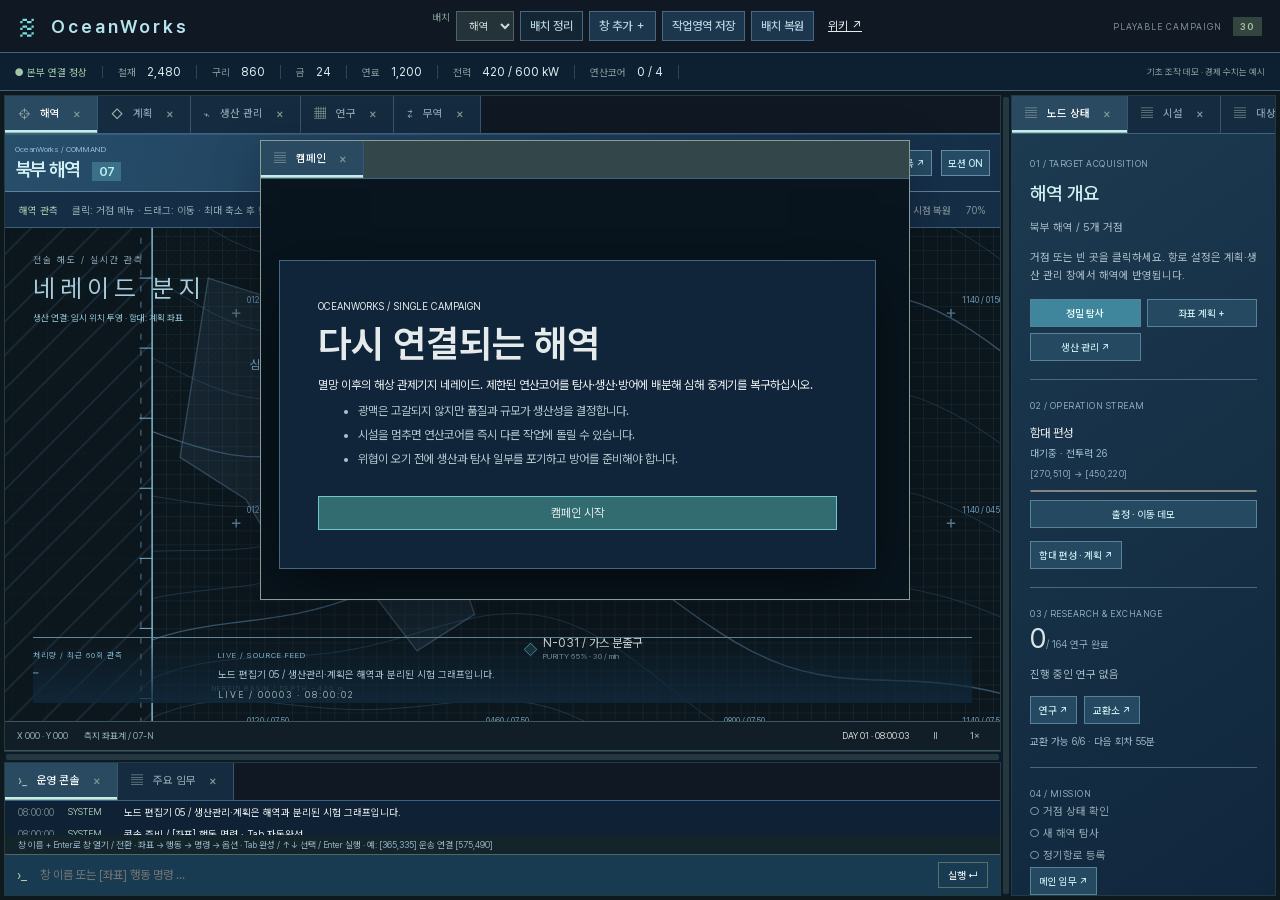
<file: index.html>
<!doctype html>
<html lang="ko"><head><meta charset="UTF-8"><meta name="viewport" content="width=device-width,initial-scale=1"><title>OceanWorks / 해역 관제</title><link rel="stylesheet" href="style.css"></head>
<body>
<header><div class="brand"><span class="brandmark">≋</span> OceanWorks <small>OFFSHORE OPERATIONS</small></div><nav><button id="windowMenu">창 추가 ＋</button><button id="saveLayout">작업영역 저장</button><button id="restoreLayout">배치 복원</button><a href="wiki/" target="_blank" rel="noopener" style="color:inherit;padding:8px">위키 ↗</a></nav><div class="version">PLAYABLE CAMPAIGN <b>30</b></div></header>
<div class="resourcebar"><span class="connection">● 본부 연결 정상</span><span>철재 <b>2,480</b></span><span>구리 <b>860</b></span><span>금 <b>24</b></span><span>연료 <b>1,200</b></span><span>전력 <b>420 / 600 kW</b></span><span>연산코어 <b id="coreLabel">0 / 4</b></span><span class="demo">기초 조작 데모 · 경제 수치는 예시</span></div>
<main>
<aside class="hierarchy"><div class="paneltitle">작업영역 <button id="collapseLeft" title="목록 접기">‹</button></div><div class="asidebody"><div class="search"><input id="search" placeholder="대상 검색…" aria-label="대상 검색"></div><div class="sectionlabel">북부 해역 07</div><details open><summary>거점 <em>02</em></summary><button class="treeitem" data-node="base">⌂ <span>네레이드 본부<small>전력망 연결 · 작전 본부</small></span><i class="statusdot"></i></button><button class="treeitem" data-node="refinery">▣ <span>제1 해상 정제소<small>정제 · 제품 제조</small></span></button></details><details open><summary>자원 지점 <em id="nodeCount">03</em></summary><div id="nodeList"></div></details><details open><summary>함대 <em>08</em></summary><button class="treeitem" data-panel="fleet">△ <span>SURVEY-01<small>탐사선 · 대기 중</small></span></button><button class="treeitem" data-panel="fleet">◇ <span>LOGISTICS-02<small>수송선 × 2 · 항로 대기</small></span></button><button class="treeitem" data-panel="fleet">▱ <span>GUARD-01<small>경비정 × 3 / 순양함 × 1</small></span></button><button class="treeitem" data-panel="fleet">⊞ <span>MINER-01<small>채굴선 · 현장 전개</small></span></button></details><details open><summary>활성 명령 <em id="orderCount">00</em></summary><div id="orders"><p class="muted padded">등록된 명령이 없습니다.</p></div></details><div class="bottomnote">지역 관제 시스템<br><b>연구 · 교역 · 인력</b>은 창 추가에서 확인</div></div></aside>
<section class="center"><div class="canvashead"><span>해역 <small> / SECTOR_07.CHART</small></span><span class="headright"><button id="gridBtn" aria-pressed="true">격자</button><button id="homeView">시점 복원</button><span id="zoomLabel">100%</span></span></div><div class="tooloptions"><b id="toolName">선택</b><span id="toolHint">해역의 대상을 선택해 상태를 확인하세요.</span><button id="clearDraft" hidden>경로 취소</button></div><div class="maparea"><div class="toolbar" aria-label="해역 도구"></div><svg id="map" viewBox="0 0 1000 760" role="img" aria-label="북부 해역 지도"><defs><pattern id="grid" width="50" height="50" patternUnits="userSpaceOnUse"><path d="M 50 0 L 0 0 0 50" fill="none" stroke="#344c53" stroke-width=".65"/></pattern><radialGradient id="water"><stop stop-color="#18353c"/><stop offset="1" stop-color="#102329"/></radialGradient><pattern id="fog" width="9" height="9" patternUnits="userSpaceOnUse"><path d="M0 9L9 0" stroke="#65787a" stroke-width=".5" opacity=".12"/></pattern></defs><g id="world"><rect width="1000" height="760" fill="url(#water)"/><rect id="gridLayer" width="1000" height="760" fill="url(#grid)"/><g id="contours"></g><path d="M0 0H1000V150Q750 125 655 290T455 210T0 300Z" fill="url(#fog)"/><text x="710" y="105" class="maplabel mutedmap">UNSURVEYED WATER</text><text x="85" y="690" class="maplabel mutedmap">NEREID BASIN / DEPTH −420 m</text><g id="routeLayer"></g><g id="nodeLayer"></g><g id="scanLayer"></g><rect id="selectionRect" fill="#91bca222" stroke="#9ad8b1" stroke-dasharray="5 4" visibility="hidden"/></g></svg><div class="maplegend"><span>● 거점</span><span>◇ 자원 노드</span><span class="danger">△ 미확인 접촉</span></div><div class="mapcompass">N<br>↑<br><small>1 : 25,000</small></div><div class="mapcaption">드래그 탐사 영역 · 휠 확대 · 이동 도구로 해역 이동</div><div id="hoverCard" hidden></div></div><div class="canvasfoot"><span id="coordinates">X 000 · Y 000</span><span>측지 좌표계 / 07-N</span><span id="clock">DAY 01 · 08:00:00</span><button id="pause" aria-label="시뮬레이션 일시정지">Ⅱ</button><button id="speed">1×</button></div><section class="logpanel"><div class="paneltitle">운영 로그 <span class="small muted">LIVE / 인터페이스 이벤트</span></div><div id="logs"></div></section></section>
<aside class="inspector"><div class="paneltitle">대상 속성 <span class="small">INSPECTOR</span></div><div id="inspectorBody"></div><section class="questcard"><div class="sectionlabel">MAIN OBJECTIVE <span>01</span></div><h2>다시 연결되는 해역</h2><p>첫 탐사와 보급항로를 지정해<br>외곽 거점의 재가동을 준비하십시오.</p><div class="questprogress"><i id="questBar"></i></div><div id="questSummary"></div><button class="fullbtn" data-panel="missions">임무 기록 열기 ↗</button></section><div class="inspectorbottom"><span class="statusdot"></span> 운영자 권한 확인됨 <b>LEVEL 01</b></div></aside>
</main><div id="panelPicker" hidden></div><div id="floatingLayer"></div><div id="toast" role="status"></div><script src="app.js"></script><link rel="stylesheet" href="workspace.css"><script src="workspace.js"></script><script src="operations.js"></script><script src="console.js"></script><link rel="stylesheet" href="node-editor.css"><script src="production-model.js"></script><script src="node-editor.js"></script><link rel="stylesheet" href="research.css"><script src="research-model.js"></script><script src="research.js"></script><link rel="stylesheet" href="trade.css"><script src="trade-model.js"></script><script src="trade.js"></script><link rel="stylesheet" href="sea.css"><link rel="stylesheet" href="mineral-report.css"><script src="mineral-report.js"></script><script src="sea.js"></script><link rel="stylesheet" href="campaign.css"><script src="campaign.js"></script></body></html>
</file>
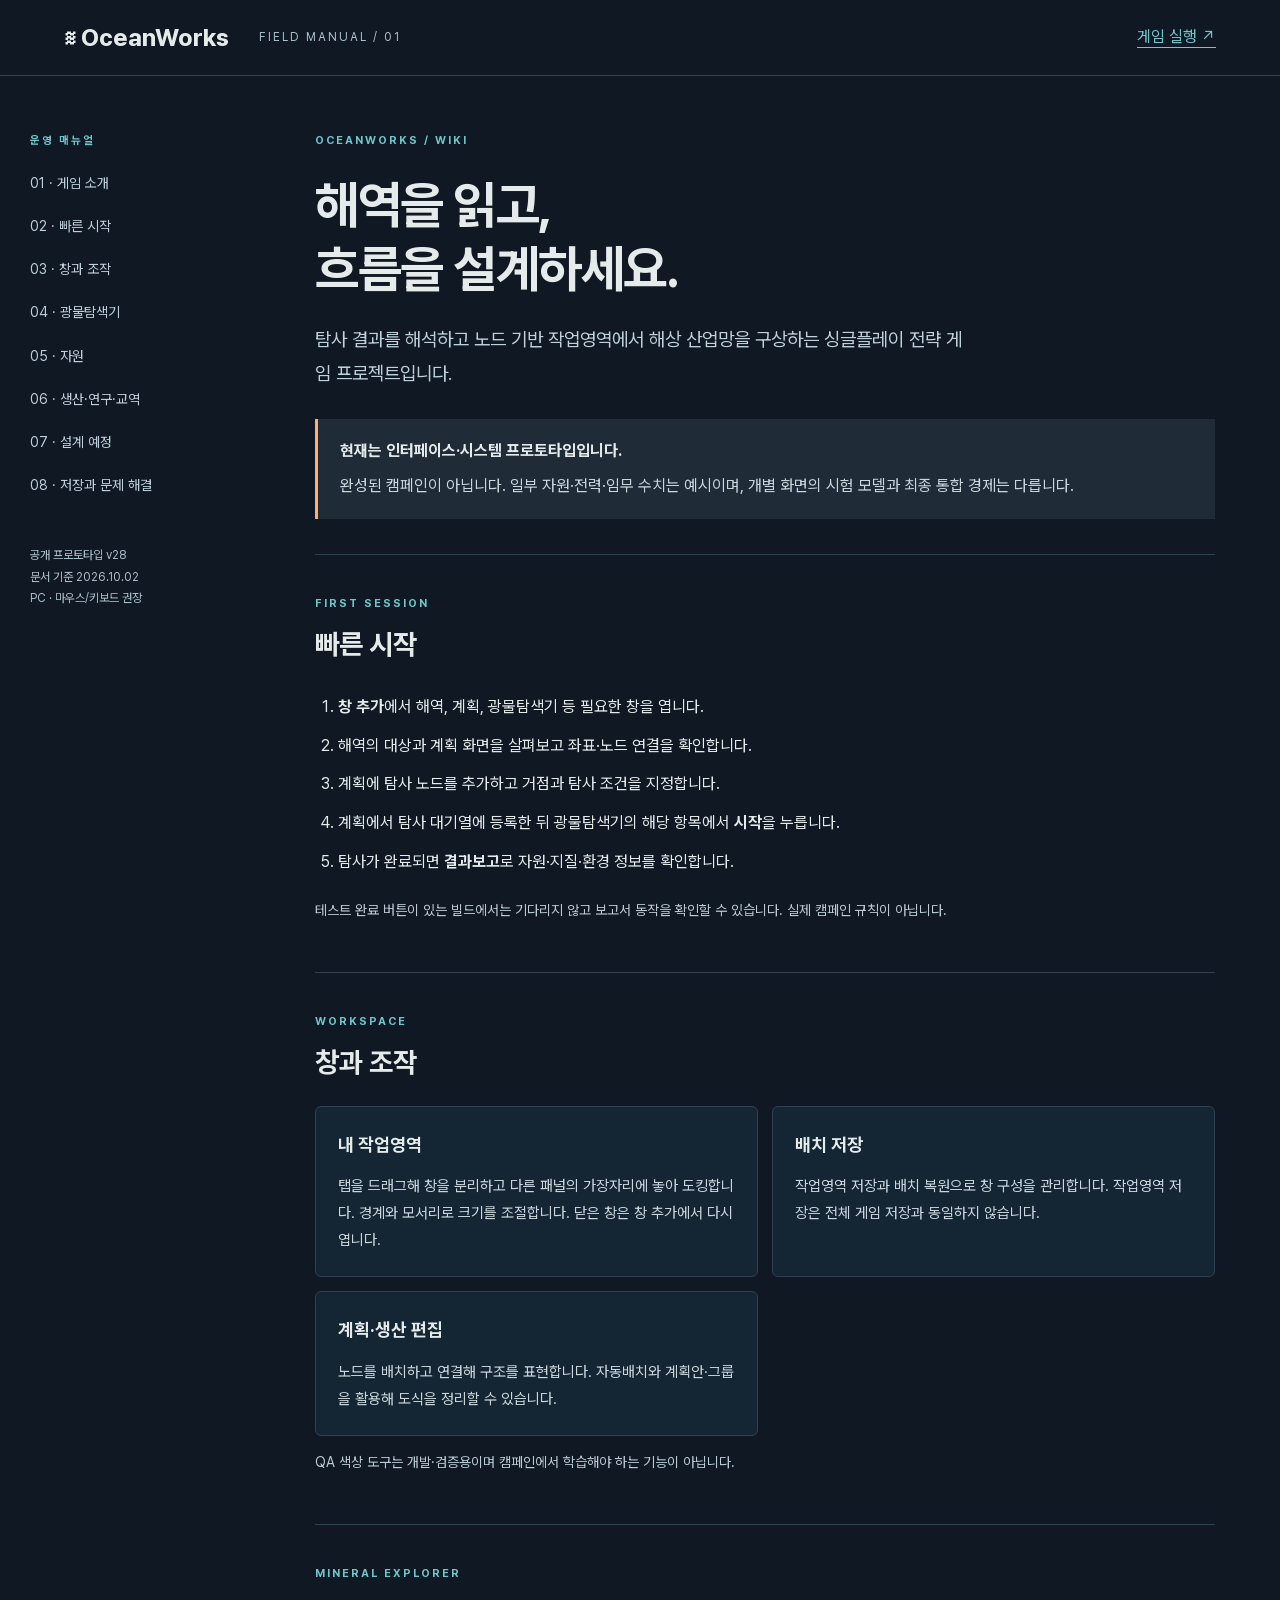
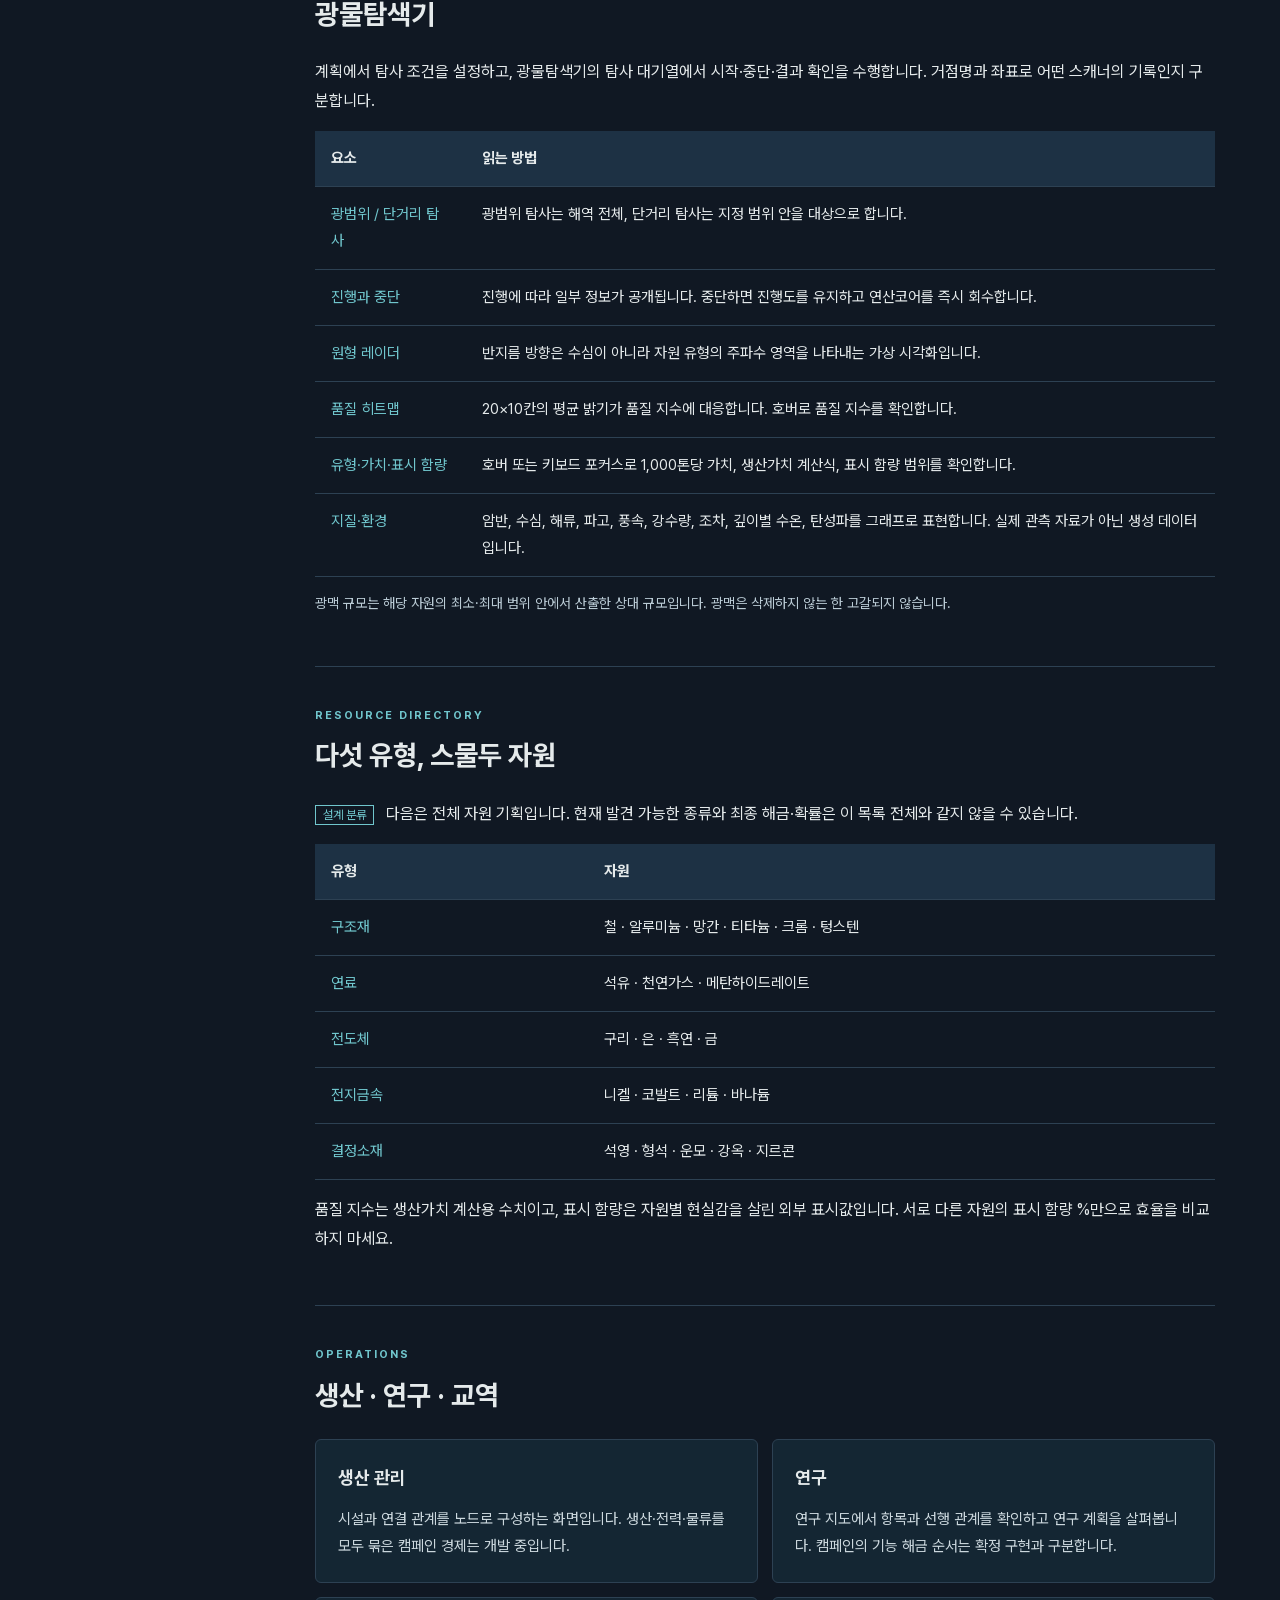
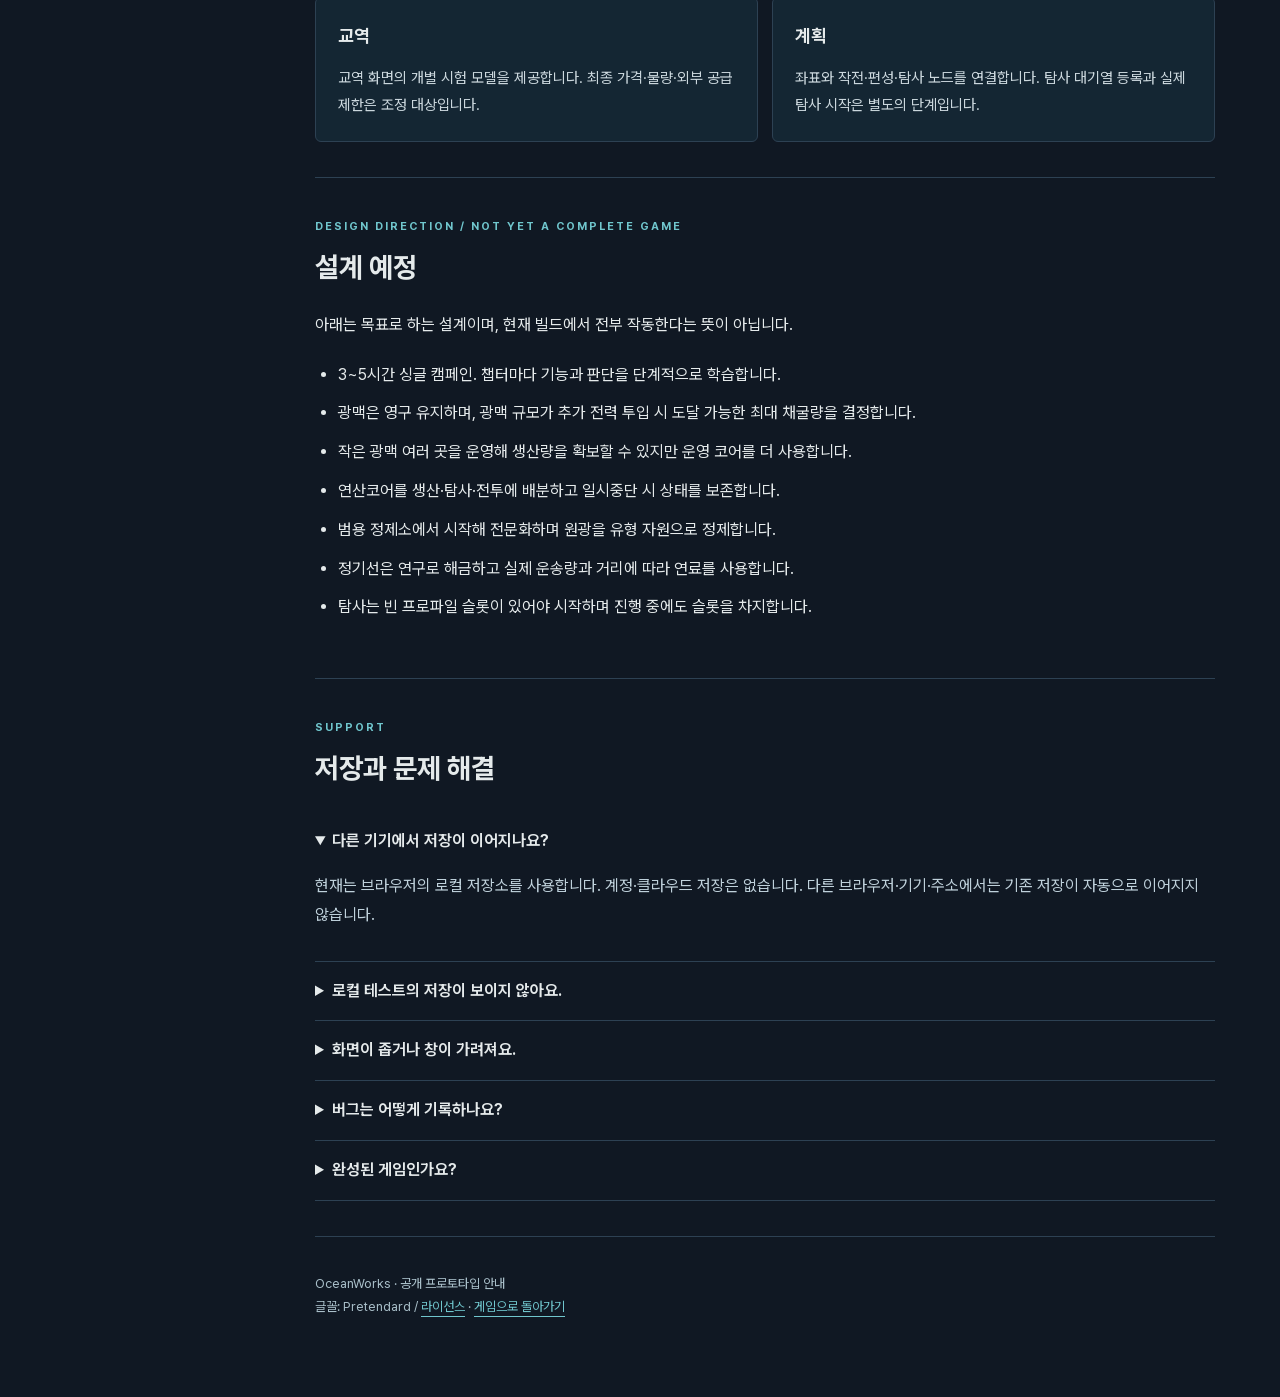
<file: wiki/index.html>
<!doctype html>
<html lang="ko"><head><meta charset="utf-8"><meta name="viewport" content="width=device-width,initial-scale=1"><meta name="description" content="OceanWorks 공식 프로젝트 위키. 조작 방법, 광물탐색기, 생산·연구·교역과 개발 예정 시스템 안내."><title>OceanWorks Wiki · 운영 매뉴얼</title><link rel="stylesheet" href="wiki.css"></head>
<body><a class="skip" href="#content">본문으로 이동</a><header><a class="brand" href="../">≋ OceanWorks</a><span>FIELD MANUAL / 01</span><a class="play" href="../">게임 실행 ↗</a></header>
<div class="layout"><aside><p class="eyebrow">운영 매뉴얼</p><nav aria-label="문서 목차"><a href="#overview">01 · 게임 소개</a><a href="#start">02 · 빠른 시작</a><a href="#workspace">03 · 창과 조작</a><a href="#scan">04 · 광물탐색기</a><a href="#resources">05 · 자원</a><a href="#systems">06 · 생산·연구·교역</a><a href="#planned">07 · 설계 예정</a><a href="#faq">08 · 저장과 문제 해결</a></nav><p class="aside-note">공개 프로토타입 v28<br>문서 기준 2026.10.02<br>PC · 마우스/키보드 권장</p></aside>
<main id="content"><section id="overview" class="hero"><p class="eyebrow">OCEANWORKS / WIKI</p><h1>해역을 읽고,<br>흐름을 설계하세요.</h1><p class="lead">탐사 결과를 해석하고 노드 기반 작업영역에서 해상 산업망을 구상하는 싱글플레이 전략 게임 프로젝트입니다.</p><div class="notice"><strong>현재는 인터페이스·시스템 프로토타입입니다.</strong><p>완성된 캠페인이 아닙니다. 일부 자원·전력·임무 수치는 예시이며, 개별 화면의 시험 모델과 최종 통합 경제는 다릅니다.</p></div></section>
<section id="start"><p class="eyebrow">FIRST SESSION</p><h2>빠른 시작</h2><ol><li><strong>창 추가</strong>에서 해역, 계획, 광물탐색기 등 필요한 창을 엽니다.</li><li>해역의 대상과 계획 화면을 살펴보고 좌표·노드 연결을 확인합니다.</li><li>계획에 탐사 노드를 추가하고 거점과 탐사 조건을 지정합니다.</li><li>계획에서 탐사 대기열에 등록한 뒤 광물탐색기의 해당 항목에서 <strong>시작</strong>을 누릅니다.</li><li>탐사가 완료되면 <strong>결과보고</strong>로 자원·지질·환경 정보를 확인합니다.</li></ol><p class="note">테스트 완료 버튼이 있는 빌드에서는 기다리지 않고 보고서 동작을 확인할 수 있습니다. 실제 캠페인 규칙이 아닙니다.</p></section>
<section id="workspace"><p class="eyebrow">WORKSPACE</p><h2>창과 조작</h2><div class="cards"><article><h3>내 작업영역</h3><p>탭을 드래그해 창을 분리하고 다른 패널의 가장자리에 놓아 도킹합니다. 경계와 모서리로 크기를 조절합니다. 닫은 창은 창 추가에서 다시 엽니다.</p></article><article><h3>배치 저장</h3><p>작업영역 저장과 배치 복원으로 창 구성을 관리합니다. 작업영역 저장은 전체 게임 저장과 동일하지 않습니다.</p></article><article><h3>계획·생산 편집</h3><p>노드를 배치하고 연결해 구조를 표현합니다. 자동배치와 계획안·그룹을 활용해 도식을 정리할 수 있습니다.</p></article></div><p class="note">QA 색상 도구는 개발·검증용이며 캠페인에서 학습해야 하는 기능이 아닙니다.</p></section>
<section id="scan"><p class="eyebrow">MINERAL EXPLORER</p><h2>광물탐색기</h2><p>계획에서 탐사 조건을 설정하고, 광물탐색기의 탐사 대기열에서 시작·중단·결과 확인을 수행합니다. 거점명과 좌표로 어떤 스캐너의 기록인지 구분합니다.</p><div class="table-wrap"><table><thead><tr><th>요소</th><th>읽는 방법</th></tr></thead><tbody><tr><td>광범위 / 단거리 탐사</td><td>광범위 탐사는 해역 전체, 단거리 탐사는 지정 범위 안을 대상으로 합니다.</td></tr><tr><td>진행과 중단</td><td>진행에 따라 일부 정보가 공개됩니다. 중단하면 진행도를 유지하고 연산코어를 즉시 회수합니다.</td></tr><tr><td>원형 레이더</td><td>반지름 방향은 수심이 아니라 자원 유형의 주파수 영역을 나타내는 가상 시각화입니다.</td></tr><tr><td>품질 히트맵</td><td>20×10칸의 평균 밝기가 품질 지수에 대응합니다. 호버로 품질 지수를 확인합니다.</td></tr><tr><td>유형·가치·표시 함량</td><td>호버 또는 키보드 포커스로 1,000톤당 가치, 생산가치 계산식, 표시 함량 범위를 확인합니다.</td></tr><tr><td>지질·환경</td><td>암반, 수심, 해류, 파고, 풍속, 강수량, 조차, 깊이별 수온, 탄성파를 그래프로 표현합니다. 실제 관측 자료가 아닌 생성 데이터입니다.</td></tr></tbody></table></div><p class="note">광맥 규모는 해당 자원의 최소·최대 범위 안에서 산출한 상대 규모입니다. 광맥은 삭제하지 않는 한 고갈되지 않습니다.</p></section>
<section id="resources"><p class="eyebrow">RESOURCE DIRECTORY</p><h2>다섯 유형, 스물두 자원</h2><p><span class="tag">설계 분류</span> 다음은 전체 자원 기획입니다. 현재 발견 가능한 종류와 최종 해금·확률은 이 목록 전체와 같지 않을 수 있습니다.</p><div class="table-wrap"><table><thead><tr><th>유형</th><th>자원</th></tr></thead><tbody><tr><td>구조재</td><td>철 · 알루미늄 · 망간 · 티타늄 · 크롬 · 텅스텐</td></tr><tr><td>연료</td><td>석유 · 천연가스 · 메탄하이드레이트</td></tr><tr><td>전도체</td><td>구리 · 은 · 흑연 · 금</td></tr><tr><td>전지금속</td><td>니켈 · 코발트 · 리튬 · 바나듐</td></tr><tr><td>결정소재</td><td>석영 · 형석 · 운모 · 강옥 · 지르콘</td></tr></tbody></table></div><p>품질 지수는 생산가치 계산용 수치이고, 표시 함량은 자원별 현실감을 살린 외부 표시값입니다. 서로 다른 자원의 표시 함량 %만으로 효율을 비교하지 마세요.</p></section>
<section id="systems"><p class="eyebrow">OPERATIONS</p><h2>생산 · 연구 · 교역</h2><div class="cards"><article><h3>생산 관리</h3><p>시설과 연결 관계를 노드로 구성하는 화면입니다. 생산·전력·물류를 모두 묶은 캠페인 경제는 개발 중입니다.</p></article><article><h3>연구</h3><p>연구 지도에서 항목과 선행 관계를 확인하고 연구 계획을 살펴봅니다. 캠페인의 기능 해금 순서는 확정 구현과 구분합니다.</p></article><article><h3>교역</h3><p>교역 화면의 개별 시험 모델을 제공합니다. 최종 가격·물량·외부 공급 제한은 조정 대상입니다.</p></article><article><h3>계획</h3><p>좌표와 작전·편성·탐사 노드를 연결합니다. 탐사 대기열 등록과 실제 탐사 시작은 별도의 단계입니다.</p></article></div></section>
<section id="planned"><p class="eyebrow">DESIGN DIRECTION / NOT YET A COMPLETE GAME</p><h2>설계 예정</h2><p>아래는 목표로 하는 설계이며, 현재 빌드에서 전부 작동한다는 뜻이 아닙니다.</p><ul><li>3~5시간 싱글 캠페인. 챕터마다 기능과 판단을 단계적으로 학습합니다.</li><li>광맥은 영구 유지하며, 광맥 규모가 추가 전력 투입 시 도달 가능한 최대 채굴량을 결정합니다.</li><li>작은 광맥 여러 곳을 운영해 생산량을 확보할 수 있지만 운영 코어를 더 사용합니다.</li><li>연산코어를 생산·탐사·전투에 배분하고 일시중단 시 상태를 보존합니다.</li><li>범용 정제소에서 시작해 전문화하며 원광을 유형 자원으로 정제합니다.</li><li>정기선은 연구로 해금하고 실제 운송량과 거리에 따라 연료를 사용합니다.</li><li>탐사는 빈 프로파일 슬롯이 있어야 시작하며 진행 중에도 슬롯을 차지합니다.</li></ul></section>
<section id="faq"><p class="eyebrow">SUPPORT</p><h2>저장과 문제 해결</h2><details open><summary>다른 기기에서 저장이 이어지나요?</summary><p>현재는 브라우저의 로컬 저장소를 사용합니다. 계정·클라우드 저장은 없습니다. 다른 브라우저·기기·주소에서는 기존 저장이 자동으로 이어지지 않습니다.</p></details><details><summary>로컬 테스트의 저장이 보이지 않아요.</summary><p>localhost와 공개 사이트는 서로 다른 저장 영역입니다. 공개 사이트에서 새로 시작하는 것은 기존 로컬 데이터 삭제를 의미하지 않습니다.</p></details><details><summary>화면이 좁거나 창이 가려져요.</summary><p>PC의 넓은 화면을 권장합니다. 창을 이동·크기 조절하거나 작업영역 배치를 변경해 보세요. 모바일 플레이는 최적화되지 않았습니다.</p></details><details><summary>버그는 어떻게 기록하나요?</summary><p>화면 이름, 수행한 순서, 예상 결과, 실제 결과와 스크린샷을 남겨 주세요. 저장소 데이터에는 개인 메모가 포함될 수 있으니 전체 저장 데이터를 공개하지 마세요.</p></details><details><summary>완성된 게임인가요?</summary><p>아닙니다. 현재는 UI와 개별 기능을 시험하는 공개 프로토타입입니다. 성능·밸런스·경제 통합·캠페인은 개발 중입니다.</p></details></section>
<footer>OceanWorks · 공개 프로토타입 안내<br>글꼴: Pretendard / <a href="../Pretendard-LICENSE.txt">라이선스</a> · <a href="../">게임으로 돌아가기</a></footer></main></div></body></html>
</file>
<file: style.css>
*{box-sizing:border-box} :root{--bg:#111b20;--panel:#19252b;--line:#34434a;--text:#d1d8d6;--muted:#819397;--green:#a1c6a8;--gold:#d1bb83;--red:#d88779}body{margin:0;background:var(--bg);color:var(--text);font:12px 'Segoe UI','Malgun Gothic',sans-serif;height:100vh;overflow:hidden}button,input,select{font:inherit}button{color:inherit;background:transparent;border:1px solid transparent;padding:6px 9px;cursor:pointer}button:hover{background:#ffffff0b;border-color:#546469}button:focus-visible,input:focus-visible{outline:2px solid var(--green);outline-offset:1px}button:disabled{opacity:.4;cursor:not-allowed}header{height:53px;border-bottom:1px solid var(--line);display:flex;align-items:center;justify-content:space-between;padding:0 18px;background:#172127}.brand{letter-spacing:3px;font-size:18px;font-weight:600;display:flex;align-items:center;gap:12px}.brandmark{font-size:36px;color:var(--green);font-weight:300}.brand small{font-size:9px;color:var(--muted);letter-spacing:1.8px;margin-left:15px}.version{font:9px monospace;color:var(--muted);letter-spacing:1px}.version b{background:#34443e;color:var(--green);padding:4px 7px;margin-left:8px}nav{display:flex;gap:14px}.resourcebar{height:38px;display:flex;align-items:center;border-bottom:1px solid var(--line);gap:0;white-space:nowrap;background:#142026}.resourcebar>span{padding:0 15px;border-right:1px solid var(--line);font-size:10px;color:var(--muted)}.resourcebar b{color:#d9ded5;font:12px Consolas,monospace;margin-left:8px}.resourcebar .connection{color:var(--green)}.resourcebar .demo{margin-left:auto;font-size:9px;border:0}main{display:grid;grid-template-columns:226px minmax(300px,1fr) 280px;height:calc(100vh - 91px)}aside{background:var(--panel);min-height:0;overflow:auto}.hierarchy{border-right:1px solid var(--line);display:flex;flex-direction:column}.paneltitle{height:37px;display:flex;align-items:center;justify-content:space-between;padding:0 13px;border-bottom:1px solid var(--line);font-size:11px;font-weight:600;letter-spacing:.4px}.asidebody{overflow:auto;flex:1}.search{padding:13px}.search input{width:100%;background:#111c21;border:1px solid var(--line);padding:8px;color:var(--text)}.sectionlabel{font:10px Consolas,monospace;color:var(--muted);letter-spacing:1px;padding:10px 13px}.sectionlabel span{float:right;color:var(--gold)}details{border-bottom:1px solid #ffffff07}summary{padding:12px 13px;color:#acbab9;cursor:pointer;font-weight:600}summary em{float:right;font:10px Consolas;color:var(--muted)}.treeitem{display:flex;width:100%;gap:10px;text-align:left;align-items:center;padding:10px 16px;font-size:12px}.treeitem small{display:block;font-size:10px;color:var(--muted);margin-top:4px}.treeitem.selected{background:#9ec2ae11;border-left:2px solid var(--green)}.statusdot{display:inline-block;width:5px;height:5px;border-radius:50%;background:var(--green);margin-left:auto}.bottomnote{padding:22px 14px;line-height:2;color:#71878b;font:9px/2 Consolas,monospace}.bottomnote b{font-weight:400;font-family:inherit}.padded{padding:0 14px}.small{font-size:9px}.muted{color:var(--muted)}.center{display:flex;min-width:0;min-height:0;flex-direction:column}.canvashead{height:37px;flex-shrink:0;background:#202d33;display:flex;align-items:center;justify-content:space-between;padding:0 14px;border-bottom:1px solid var(--line)}.canvashead small{font:9px Consolas;color:var(--muted)}.headright{display:flex;align-items:center;gap:5px;font:10px Consolas}.headright button{font-size:10px}.tooloptions{height:36px;flex-shrink:0;border-bottom:1px solid var(--line);display:flex;gap:14px;align-items:center;padding:0 14px;font-size:10px}.tooloptions b{color:var(--green);font-weight:400}.tooloptions span{color:var(--muted)}.maparea{position:relative;flex:1;min-height:160px;overflow:hidden;background:#102329}#map{width:100%;height:100%;display:block;touch-action:none}.toolbar{position:absolute;top:15px;left:12px;z-index:2;background:#1b292e;border:1px solid #526168;display:flex;flex-direction:column;padding:4px;gap:3px;box-shadow:0 5px 18px #0003}.toolbar button{width:33px;height:32px;padding:0;font-size:18px;color:#a0b0b0}.toolbar button.active{color:#17241f;background:var(--green);border-color:var(--green)}.maplabel{font:11px Consolas,monospace;letter-spacing:1px;fill:#a5b9b9}.mutedmap{fill:#587378;font-size:10px;letter-spacing:2px}.mapnode{cursor:pointer}.mapnode .label{font:12px Consolas,monospace;fill:#c9d6cf}.mapnode .sub{font:9px Consolas,monospace;fill:#83a0a3}.mapnode:hover .halo{opacity:1}.maplegend{position:absolute;bottom:22px;left:26px;display:flex;gap:18px;font-size:9px;color:#8aabaa;pointer-events:none}.danger{color:var(--red)}.mapcompass{position:absolute;right:20px;top:20px;text-align:center;font:18px/1.5 Consolas;color:#809b9f;pointer-events:none}.mapcompass small{font-size:8px}.mapcaption{position:absolute;bottom:5px;right:12px;font-size:9px;color:#5f7c80;pointer-events:none}.canvasfoot{height:30px;display:flex;align-items:center;gap:16px;border-top:1px solid var(--line);border-bottom:1px solid var(--line);padding:0 12px;font:9px Consolas;color:var(--muted);flex-shrink:0}.canvasfoot #clock{margin-left:auto;color:var(--text)}.canvasfoot button{padding:3px 7px}.logpanel{height:132px;flex-shrink:0;background:#141f25}.logpanel #logs{height:95px;overflow:auto}.logrow{display:flex;gap:14px;padding:5px 13px;font-size:10px;white-space:nowrap}.logrow time{color:#698387;font:10px Consolas}.logrow .tag{color:var(--green);font:9px Consolas;width:42px}.inspector{border-left:1px solid var(--line);display:flex;flex-direction:column}.inspectcontent{padding:20px 17px}.eyebrow{font:9px Consolas;color:var(--green);letter-spacing:1.6px}h1{font-size:21px;font-weight:400;margin:10px 0 5px}h2{font-size:17px;font-weight:400;margin:12px 0}.inspectdesc{font-size:11px;color:var(--muted);line-height:1.9;margin-bottom:22px}.stat{display:flex;justify-content:space-between;padding:9px 0;border-bottom:1px solid #ffffff08;color:var(--muted);font-size:11px}.stat b{color:var(--text);font:12px Consolas,monospace}.miniGraph{width:100%;height:68px;margin-top:12px;border-bottom:1px solid #ffffff18}.caption{font:9px Consolas;color:var(--muted);display:flex;justify-content:space-between}.primary{border:1px solid #708a78;background:#94b79e20;color:#c0d7bd;width:100%;margin-top:18px;padding:10px}.inspector select{background:#111e23;color:var(--text);border:1px solid var(--line);padding:7px;width:100%;margin-top:8px}.questcard{margin:5px 14px 15px;padding:12px;border:1px solid #87795755;background:#bbaa6610}.questcard .sectionlabel{padding:0;color:var(--gold)}.questcard p{color:#a8aaa0;font-size:11px;line-height:1.8}.questprogress{height:3px;background:#ffffff0b;margin:16px 0}.questprogress i{height:100%;display:block;background:var(--gold);width:0;transition:width .3s}#questSummary{font-size:11px;line-height:2;color:#b9bdae}.fullbtn{width:100%;border-top:1px solid #a49a6533;margin-top:12px;padding-top:12px;text-align:left;font-size:10px;color:var(--gold)}.inspectorbottom{margin-top:auto;padding:14px;border-top:1px solid var(--line);font-size:9px;color:var(--muted)}.inspectorbottom b{float:right;font:9px Consolas}#panelPicker{position:fixed;top:48px;right:210px;width:235px;padding:8px;background:#202e34;border:1px solid #5f7075;z-index:60;box-shadow:0 8px 30px #0007}#panelPicker button{width:100%;text-align:left;padding:10px}.floating{position:fixed;left:270px;top:170px;width:440px;max-width:calc(100vw - 24px);height:330px;min-width:280px;min-height:180px;background:#1b282f;border:1px solid #687a7d;box-shadow:0 12px 40px #0007;resize:both;overflow:hidden;z-index:20;display:flex;flex-direction:column}.floating .paneltitle{cursor:move;background:#26363d;flex-shrink:0;user-select:none}.windowbody{padding:16px;overflow:auto;flex:1}.windowbody p{line-height:1.8;color:var(--muted);font-size:11px}.windowbody table{width:100%;border-collapse:collapse;font-size:11px}.windowbody th,.windowbody td{text-align:left;padding:9px 7px;border-bottom:1px solid #ffffff0c}.windowbody th{color:var(--muted);font-weight:400}.windowbody td:last-child{font-family:Consolas}.badge{color:var(--gold);font:9px Consolas;letter-spacing:1px}.queststep{padding:12px 0;border-bottom:1px solid var(--line);line-height:1.7}.queststep.done{color:var(--green)}.queststep small{display:block;color:var(--muted);margin-left:22px}.windowbody textarea{width:100%;height:150px;background:#111d23;color:#bac9c4;border:1px solid var(--line);padding:12px;font:12px/1.8 Consolas;resize:vertical}#hoverCard{position:fixed;z-index:80;pointer-events:none;background:#22333a;border:1px solid #697d7f;padding:14px;width:220px;box-shadow:0 8px 22px #0008}#hoverCard b{color:var(--green)}#hoverCard p{color:#a6b9b8;font-size:11px;line-height:1.7;margin:8px 0 0}#toast{position:fixed;bottom:22px;left:50%;transform:translateX(-50%);padding:12px 22px;background:#d0d8c8;color:#1b2c27;z-index:100;opacity:0;pointer-events:none;transition:opacity .2s}#toast.show{opacity:1}main.leftclosed{grid-template-columns:35px minmax(300px,1fr) 280px}main.leftclosed .asidebody{display:none}main.leftclosed .hierarchy .paneltitle{font-size:0;padding:0}.routepoint{color:var(--green);padding:8px;border-bottom:1px solid var(--line);font:11px Consolas} @media(max-width:1100px){main{grid-template-columns:190px minmax(300px,1fr) 245px}.brand small,.resourcebar .demo{display:none}.resourcebar>span{padding:0 9px}.inspectcontent{padding:14px}.questcard{margin:4px 9px 12px}nav{gap:2px}.version{display:none}}@media(max-width:800px){main{grid-template-columns:35px minmax(260px,1fr) 220px}.hierarchy .asidebody{display:none}.hierarchy .paneltitle{font-size:0;padding:0}.resourcebar{overflow:auto}.brand{font-size:14px}header{padding:0 8px}nav button{font-size:10px}.logpanel{height:95px}.logpanel #logs{height:58px}.tooloptions span{overflow:hidden;white-space:nowrap;text-overflow:ellipsis}.canvasfoot{gap:5px}.canvasfoot>span:nth-child(2){display:none}}
[hidden]{display:none!important}.mapnode{pointer-events:bounding-box}
</file>
<file: workspace.css>
body{min-width:640px}header nav{gap:6px}#preset{background:#243239;color:#d2dad4;border:1px solid #53625f;padding:6px 8px;font:11px 'Malgun Gothic',sans-serif}.brand small{display:none}main#workspace{display:block;position:relative;height:calc(100vh - 91px);padding:4px;overflow:hidden;background:#0e191e}#dockRoot{width:100%;height:100%;min-height:0;min-width:0}.dock-split{display:flex;min-width:0;min-height:0;width:100%;height:100%;overflow:hidden}.dock-child{overflow:hidden;min-width:0;min-height:0}.dock-split.column{flex-direction:column}.dock-split.row{flex-direction:row}.splitter{flex:0 0 6px;background:#101b20;position:relative;touch-action:none}.splitter:hover,.splitter:focus-visible{background:#8fbaa3}.row>.splitter{cursor:col-resize}.column>.splitter{cursor:row-resize}.dock-group{display:flex;flex-direction:column;min-width:0;min-height:0;width:100%;height:100%;border:1px solid #34484e;background:#18262c;container-type:inline-size;overflow:hidden}.dock-tabs{display:flex;align-items:center;min-height:33px;height:33px;flex-shrink:0;border-bottom:1px solid #35494e;background:#19272d;overflow-x:auto;overflow-y:hidden;scrollbar-width:thin}.dock-tab{display:inline-flex;flex-shrink:0;gap:10px;align-items:center;padding:8px 11px;font-size:11px;border:0;border-right:1px solid #ffffff0a;border-bottom:2px solid transparent;touch-action:none;cursor:grab;white-space:nowrap;user-select:none}.dock-tab.active{background:#253b40;color:#c5ddcc;border-bottom-color:#9dbda6}.dock-tab:active{cursor:grabbing}.dock-tab .close{font-size:12px;color:#839996;padding:0 3px;cursor:pointer}.dock-tab .close:hover{color:#e6b0a0}.dock-tab .tab-icon{color:#a4b7ae;font-size:12px}.dock-content{flex:1;min-width:0;min-height:0;overflow:hidden;position:relative}.dock-content>.workspace-pane{height:100%;width:100%;overflow:auto}.workspace-pane.sea-pane{display:flex;flex-direction:column;overflow:hidden}.sea-pane .maparea{flex:1}.sea-pane .canvashead{display:none}.sea-pane .tooloptions{background:#142229}.workspace-pane .hierarchy,.workspace-pane .inspector{border:0;height:100%;display:flex!important}.workspace-pane .asidebody{display:block!important}.workspace-pane .hierarchy .paneltitle{font-size:11px!important}.workspace-pane .inspector .questcard{display:none}.workspace-pane .inspector .inspectorbottom{display:none}.workspace-pane .logpanel{height:100%;display:flex;flex-direction:column}.workspace-pane .logpanel>.paneltitle{display:none}.workspace-pane #logs{flex:1;height:auto;min-height:20px}.workspace-pane .logrow{white-space:normal}.workspace-pane .logrow time,.workspace-pane .logrow .tag{flex-shrink:0}.workspace-pane .windowbody{height:100%;padding:16px}.workspace-pane table{overflow-wrap:anywhere}.dock-float{position:fixed;z-index:25;min-width:250px;min-height:160px;box-shadow:0 15px 45px #0009;border:1px solid #8b9b96;background:#192b30}.dock-float .dock-group{border:0}.dock-float .dock-tabs{background:#33474b}.resize-edge{position:absolute;z-index:4;touch-action:none}.resize-edge.n,.resize-edge.s{height:7px;left:6px;right:6px;cursor:ns-resize}.resize-edge.n{top:-4px}.resize-edge.s{bottom:-4px}.resize-edge.e,.resize-edge.w{width:7px;top:6px;bottom:6px;cursor:ew-resize}.resize-edge.e{right:-4px}.resize-edge.w{left:-4px}.resize-edge.nw,.resize-edge.ne,.resize-edge.sw,.resize-edge.se{width:12px;height:12px}.resize-edge.nw{top:-5px;left:-5px;cursor:nwse-resize}.resize-edge.se{bottom:-5px;right:-5px;cursor:nwse-resize}.resize-edge.ne{top:-5px;right:-5px;cursor:nesw-resize}.resize-edge.sw{bottom:-5px;left:-5px;cursor:nesw-resize}#dockPreview{position:fixed;pointer-events:none;border:2px solid #a9d4b8;background:#9dc5ae28;z-index:90;display:flex;align-items:center;justify-content:center;color:#d7f1df;font-size:12px;box-shadow:inset 0 0 45px #abd3b51c}#dockPreview span{background:#16302deb;padding:8px 12px;border:1px solid #8caf99}#dragHint{position:fixed;bottom:14px;left:50%;transform:translateX(-50%);z-index:100;background:#263f3e;color:#d2e4d5;border:1px solid #84a58d;padding:9px 16px;font-size:11px;pointer-events:none}.node-actions{position:fixed;z-index:85;width:218px;background:#21353c;border:1px solid #78918a;box-shadow:0 14px 40px #0008;padding:8px}.node-actions .nodeheading{padding:6px;color:#b8d1bc;font-size:12px;border-bottom:1px solid #50625d;margin-bottom:4px}.node-actions button{display:block;width:100%;text-align:left;font-size:11px;padding:8px}.node-actions button small{float:right;color:#8ba09b}.mapnode .port{cursor:crosshair;pointer-events:all;fill:#14282d;stroke:#a3c8ad;stroke-width:2}.mapnode .port:hover{fill:#adcdb8;stroke:white}.link-wire{fill:none;stroke:#9cbc9e;stroke-width:2;pointer-events:stroke;cursor:pointer}.link-wire.selected{stroke:#dfbd7e;stroke-width:3}.wire-ghost{fill:none;stroke:#d6c491;stroke-width:2;stroke-dasharray:5 4;pointer-events:none}.graphpane{height:100%;display:flex;flex-direction:column;background:#14252b}.graphbar{padding:10px 14px;display:flex;gap:12px;flex-wrap:wrap;align-items:center;font-size:11px;color:#9ab2ab;border-bottom:1px solid #3c5356}.graphbar b{color:#d4ded0;font-weight:400}.graphcanvas{flex:1;min-height:80px;width:100%;touch-action:none}.graph-node{cursor:grab}.graph-node .cardface{fill:#21343a;stroke:#607b78}.graph-node.selected .cardface{stroke:#bcd3af;stroke-width:2}.graph-node .graph-title{fill:#cfdbce;font:12px 'Malgun Gothic',sans-serif}.graph-node .graph-label{fill:#9ab3ac;font:10px Consolas,monospace}.graph-node .port{fill:#172a2e;stroke:#b2c6a1;stroke-width:2;cursor:crosshair;pointer-events:all}.graph-node .port:hover{fill:#d5e3c4}.graph-tip{font:10px 'Malgun Gothic',sans-serif;color:#708e8c;padding:8px 14px;border-top:1px solid #32494d}.feature-page{padding:23px;overflow:auto;background:#18292f;height:100%}.feature-page .featuretop{display:flex;justify-content:space-between;align-items:center;gap:10px;flex-wrap:wrap}.feature-page h1{font-size:22px}.feature-page p{color:#94aaa4;line-height:1.8}.feature-grid{display:grid;grid-template-columns:repeat(auto-fit,minmax(195px,1fr));gap:12px;margin-top:22px}.feature-card{border:1px solid #425b5d;padding:16px;background:#1b3036}.feature-card h3{font-size:14px;font-weight:400;color:#cbd8c8;margin:10px 0}.feature-card .stat{gap:10px}.feature-card .featurebutton{border:1px solid #789481;color:#b8d1ba;width:100%;margin-top:16px}.feature-card.active{border-color:#b0c3a4}.consolebar{flex-shrink:0;display:flex;gap:8px;align-items:center;padding:7px 12px;border-top:1px solid #4f6865;background:#1c3035}.consolebar .prompt{color:#b9d4a5;font:13px Consolas}.consolebar input{flex:1;min-width:0;background:transparent;border:0;color:#d2decf;padding:5px;font:12px Consolas,'Malgun Gothic',sans-serif}.consolebar button{font-size:10px;border:1px solid #59716b}.consolehint{padding:4px 13px;background:#13252a;color:#73918b;font-size:9px;flex-shrink:0}#completion{position:fixed;z-index:110;max-height:235px;overflow:auto;background:#21363b;border:1px solid #86a393;box-shadow:0 -8px 35px #0008;min-width:280px;max-width:calc(100vw - 20px)}#completion .completiontitle{position:sticky;top:0;background:#283e40;padding:8px 11px;color:#a8bdad;font-size:10px;border-bottom:1px solid #496160}#completion button{width:100%;display:flex;justify-content:space-between;gap:16px;text-align:left;padding:8px 11px;font:12px Consolas,'Malgun Gothic',sans-serif}#completion button small{font:10px 'Malgun Gothic',sans-serif;color:#9caf9f}#completion button.chosen{background:#a6c4aa24;color:#e1e9d8}.emptydock{height:100%;display:grid;place-content:center;text-align:center;color:#789991;border:1px dashed #547269;font-size:12px}.emptydock button{margin-top:12px;border:1px solid #789386}.floatbutton{font-size:10px;color:#a1bbaa}.workspace-pane #inspectorBody .node-command-list{display:grid;grid-template-columns:1fr 1fr;gap:4px;margin:15px 0}.node-command-list button{font-size:10px;text-align:left;border:1px solid #4b6360}.layout-name{font-size:10px;color:#829f94}@container(max-width:280px){.inspectcontent{padding:10px}.inspectcontent h1{font-size:16px}.feature-page{padding:12px}.windowbody{padding:10px}.stat{font-size:10px;flex-wrap:wrap}.stat b{font-size:11px}.graphbar{font-size:10px}.windowbody th,.windowbody td{padding:7px 3px;font-size:10px}.tooloptions span{display:none}.mapcaption{display:none}.canvasfoot>span:nth-child(2){display:none}.feature-grid{grid-template-columns:1fr}.consolehint{display:none}}@media(max-width:1000px){header nav{gap:0}header nav button{font-size:10px;padding:6px}.resourcebar .demo{display:none}.brand{font-size:14px}.version{display:none}}.workspace-pane .hierarchy .paneltitle button{display:none}#workspace .paneltitle{cursor:default}.dock-tabs::-webkit-scrollbar{height:3px}
.sea-pane .tooloptions>.headright{margin-left:auto;flex-shrink:0;display:flex}.sea-pane .tooloptions>#toolHint{min-width:0;overflow:hidden;text-overflow:ellipsis;white-space:nowrap}.maparea svg .sub{fill:#8ca6a5;font:9px Consolas,monospace}
</file>
<file: node-editor.css>
.node-editor{height:100%;display:flex;flex-direction:column;background:#142329;min-height:0}.ne-toolbar{min-height:42px;display:flex;flex-wrap:wrap;align-items:center;gap:7px;padding:7px 12px;border-bottom:1px solid #3c5356;background:#1a2b30}.ne-toolbar b{font-size:12px;color:#c2d4ca;font-weight:400;margin-right:auto}.ne-toolbar button{border:1px solid #465d5b;font-size:10px;padding:5px 8px}.ne-toolbar button[aria-pressed=true]{color:#d1debe;background:#97b59c26;border-color:#8fa38c}.ne-subtitle{font:10px Consolas,'Malgun Gothic';color:#87a39b;padding:7px 12px;border-bottom:1px solid #334849;background:#17282d}.ne-viewport{position:relative;flex:1;min-height:80px;overflow:hidden;touch-action:none;background-color:#122329;background-image:radial-gradient(#45605c .7px,transparent .7px);background-size:22px 22px;outline:0}.ne-stage{position:absolute;left:0;top:0;width:1px;height:1px;transform-origin:0 0;will-change:auto}.ne-wires{position:absolute;left:0;top:0;width:1px;height:1px;overflow:visible;pointer-events:none}.ne-wires .edge-hit{fill:none;stroke:transparent;stroke-width:17;pointer-events:stroke;cursor:pointer}.ne-wires .edge-line{fill:none;stroke:var(--wire,#92b69d);stroke-width:2.4;pointer-events:none}.ne-wires .edge-line.error{stroke:#e8877e}.ne-wires .edge-line.flowing{stroke-dasharray:8 6;animation:ne-flow 1s linear infinite}.ne-wires .edge-line.selected{stroke-width:3.4}.ne-wires .edge-label{fill:#c5d6c8;font:11px Consolas,'Malgun Gothic';paint-order:stroke;stroke:#14252b;stroke-width:5px;pointer-events:none}.ne-wires .bend-segment{stroke:transparent;stroke-width:14;pointer-events:stroke;cursor:ew-resize}.ne-wires .bend-segment:hover{stroke:#d4c28666}.ne-wires .bend-handle{fill:#d6c896;stroke:#233b35;stroke-width:2;pointer-events:all;cursor:ew-resize}.ne-node{position:absolute;width:292px;background:#1e3035;border:1px solid var(--nodecolor);border-top:3px solid var(--nodecolor);box-shadow:0 6px 22px #0004;color:#c7d5ce;user-select:none;font:12px/1.5 'Segoe UI','Malgun Gothic',sans-serif}.ne-node.selected{box-shadow:0 0 0 2px #d2e4cb44,0 8px 25px #0006}.ne-node.bad{border-color:#e3847b;--nodecolor:#df8a80!important}.ne-header{height:35px;padding:5px 10px;display:flex;align-items:center;gap:8px;background:color-mix(in srgb,var(--nodecolor) 15%,#1b2a30);cursor:grab;touch-action:none}.ne-header .type-dot{width:6px;height:6px;border-radius:50%;background:var(--nodecolor)}.ne-header strong{font-weight:500;font-size:13px;flex:1}.ne-header button{padding:2px 5px;color:#a9bcb3;line-height:1}.ne-header button:hover{color:#ffb5aa}.ne-node .node-id{padding:5px 11px;color:#7e9a91;font:9px Consolas;letter-spacing:1px}.ne-fields{padding:1px 11px 8px;display:grid;grid-template-columns:1fr 1fr;gap:7px}.ne-fields .wide{grid-column:1/-1}.ne-fields label{font-size:10px;color:#98b0a6;display:block}.ne-fields input,.ne-fields select{width:100%;margin-top:3px;background:#13262b;border:1px solid #48645e;padding:5px 6px;font:11px Consolas,'Malgun Gothic';color:#d3ded0;min-width:0}.ne-fields input[type=checkbox]{width:auto;margin:4px 7px 4px 0;vertical-align:middle}.ne-fields input:disabled,.ne-fields select:disabled{opacity:.5}.ne-metrics{margin:0 11px 8px;border-top:1px solid #48615744;padding-top:6px;font-size:10px;color:#92aa9e}.ne-metrics>div{display:flex;justify-content:space-between;gap:8px;margin:3px 0}.ne-metrics b{font:11px Consolas,'Malgun Gothic';color:#d0ddc9}.ne-ports{display:grid;grid-template-columns:1fr 1fr;gap:12px;padding:8px 0;border-top:1px solid #49635455}.ne-port-group{min-width:0}.ne-port-heading{display:flex;gap:6px;align-items:center;padding:0 8px 5px;font-size:10px;color:#95aca2}.ne-port-heading button{border:1px solid #6f8d79;padding:0;width:21px;height:20px;font-size:15px;color:#bdd1b6}.ne-port-row{display:flex;height:31px;align-items:center;gap:5px;position:relative;font-size:10px;color:#a4b8ac}.ne-port-row .empty{color:#788e85}.ne-port-row .minus{padding:0;width:17px;height:19px;font-size:15px;color:#b5bfad}.ne-port-row .port-kind{background:#16272a;border:0;color:#9fb8a8;font-size:9px;max-width:49px;min-width:0;padding:2px}.ne-port-row .port-text{font:9px Consolas,'Malgun Gothic';overflow:hidden;white-space:nowrap;text-overflow:ellipsis}.ne-port-row[data-side=inputs]{padding-left:14px}.ne-port-row[data-side=outputs]{padding-right:14px;justify-content:flex-end}.ne-dot{position:absolute;width:13px;height:13px;border:2px solid var(--nodecolor);border-radius:50%;padding:0!important;background:#11252b;cursor:crosshair;touch-action:none;z-index:3}.ne-dot.connected{background:var(--nodecolor)}.ne-dot.power{border-color:#d0c477}.ne-dot[data-side=inputs]{left:-7px}.ne-dot[data-side=outputs]{right:-7px}.ne-dot:hover{box-shadow:0 0 0 5px #c5dfbc30;border-color:#eefbe3}.ne-warning{margin:0;padding:9px 11px;background:#b4a26b0a;border-top:1px solid #63705b44;color:#c2b789;font-size:10px;line-height:1.8;min-height:38px}.ne-warning.error{background:#b3554a1a;border-color:#bd766333;color:#e8a39a}.ne-warning.good{color:#a9c4a5;background:#5e98620c}.ne-caption{padding:6px 11px;border-top:1px solid #2f4645;font:9px Consolas,'Malgun Gothic';color:#7e9b90}.ne-ship{display:grid;grid-template-columns:1fr 44px 52px 19px;gap:4px;align-items:center;margin-bottom:4px}.ne-ship select,.ne-ship input{padding:4px 2px;font-size:10px}.ne-ship button{padding:0;color:#c8b391}.ne-ships-head{font-size:9px;color:#869f95;margin-bottom:5px}.ne-ship-add{border:1px solid #69876f!important;padding:3px 8px!important;font-size:10px!important}.ne-dispatch{display:flex;gap:5px;align-items:end}.ne-dispatch input{flex:1}.ne-dispatch button{border:1px solid #739677;padding:5px 9px;color:#bfceaa;font-size:11px;white-space:nowrap}.ne-plan-copy{padding:0 11px 8px;font-size:10px;line-height:1.7;color:#a1b4a4}.ne-menu{position:fixed;width:245px;background:#21383c;border:1px solid #7b9785;padding:7px;z-index:120;box-shadow:0 12px 35px #0009;max-height:calc(100vh - 80px);overflow:auto}.ne-menu .menu-group{padding:8px 7px 4px;color:#859f93;font:10px Consolas,'Malgun Gothic';border-top:1px solid #44605b}.ne-menu button{display:flex;width:100%;align-items:center;justify-content:space-between;text-align:left;font-size:11px;padding:8px}.ne-menu button small{color:#8fa597;font-size:9px}.ne-menu button:disabled{opacity:.35}.ne-wire-delete{position:fixed;z-index:125;border:1px solid #ce9080;background:#382e2d;color:#efb2a4;font:13px Consolas;padding:5px 9px;box-shadow:0 4px 20px #0006;cursor:pointer}.ne-ghost{fill:none;stroke:#d3c58b;stroke-width:2;stroke-dasharray:6 5;pointer-events:none}.ne-empty{position:absolute;top:45%;width:100%;text-align:center;pointer-events:none;color:#8aa298;font-size:12px}.ne-statusbar{display:flex;gap:16px;align-items:center;padding:6px 12px;border-top:1px solid #334b4b;color:#809a90;font:9px Consolas,'Malgun Gothic';flex-wrap:wrap}.ne-statusbar .errors{color:#d19387}.ne-toolbar .demo-label{font:9px Consolas,'Malgun Gothic';color:#859f92} @keyframes ne-flow{to{stroke-dashoffset:-28}}@media(prefers-reduced-motion:reduce){.ne-wires .edge-line.flowing{animation:none}}@container(max-width:450px){.ne-subtitle{display:none}.ne-toolbar{gap:4px}.ne-toolbar .demo-label{display:none}.ne-toolbar b{width:100%}.ne-statusbar{gap:7px}}
/* v04: layout zoom lets the browser rasterize text at the requested size. */
.ne-stage{will-change:auto}
.ne-groups{position:absolute;inset:0;pointer-events:none}
.ne-group{position:absolute;border:1px solid var(--groupcolor);background:color-mix(in srgb,var(--groupcolor) 9%,transparent);pointer-events:none;min-width:160px;min-height:90px}
.ne-group-title{height:32px;display:flex;align-items:center;gap:7px;padding:4px 8px;background:color-mix(in srgb,var(--groupcolor) 28%,#182a2d);cursor:grab;pointer-events:auto;color:#d5dfd1;font:12px 'Malgun Gothic'}
.ne-group-title input{width:100%;min-width:20px;background:transparent;border:0;color:inherit;font:12px 'Malgun Gothic'}
.ne-group-title select{width:57px;background:#1d3034;border:0;color:#b9c6ba;font-size:10px}
.ne-group-title button{padding:2px 5px}
.ne-group-title{position:relative;z-index:4}
.ne-group-resize{position:absolute;z-index:4;right:0;bottom:0;cursor:nwse-resize;padding:5px;pointer-events:auto;color:var(--groupcolor)}
.ne-group-draft{position:absolute;border:1px dashed #bdcfa7;background:#a4c18d15;pointer-events:none;z-index:5}
.ne-viewport.group-drawing,.ne-viewport.group-drawing *{cursor:crosshair!important}
.ne-wires{z-index:1}.ne-nodes{position:absolute;z-index:2}
.ne-node.collapsed .node-id,.ne-node.collapsed .ne-fields,.ne-node.collapsed .ne-metrics,.ne-node.collapsed .ne-plan-copy,.ne-node.collapsed .ne-warning,.ne-node.collapsed .ne-caption{display:none}
.ne-node.collapsed .ne-port-heading{display:none}
.ne-node.collapsed .ne-ports{padding:3px 0}
.ne-node.collapsed .port-text{max-width:85px}
.ne-port-row .port-kind{white-space:nowrap;font-size:9px;color:#aebfaf}
.ne-facility-tabs{display:flex;padding:4px 10px;gap:5px;border-top:1px solid #48615766}.ne-facility-tabs button{font-size:10px;padding:4px;border:1px solid #58776b}.ne-facility-tabs button[aria-pressed=true]{background:#668b7433;color:#d7e6c3}.ne-facility-summary{padding:5px 11px;font-size:10px;line-height:1.8;color:#b5c5b7}.ne-facility-summary small{display:block;color:#879e92}.ne-node.collapsed .ne-facility-tabs,.ne-node.collapsed .ne-facility-summary{display:none}.ne-information{margin:6px 8px;padding:10px;background:#102429;border:1px solid #82967c;user-select:text;font:11px/1.6 'Malgun Gothic';max-height:460px;overflow:auto}.ne-information dt{color:#b6c994;margin-top:8px}.ne-information dd{margin:3px 0;color:#b9c8c0;overflow-wrap:anywhere}.ne-information hr{border:0;border-top:1px solid #39514c}.ne-information b{color:#dfdbc2}
.ne-node.selected{z-index:3}
.node-info-window{height:100%;overflow:auto;background:#172a30;padding:15px;color:#b8cabf}.node-info-window .ne-information{max-height:none;margin:0}.ne-fields input[readonly]{color:#a4baa9;background:#203038;cursor:default}
.planning-layers{display:flex;flex-shrink:0;overflow-x:auto;background:#152329;border-bottom:1px solid #51656b;min-height:37px}.planning-layers button{white-space:nowrap;padding:10px 18px;color:#9eb4ba;border:0;border-right:1px solid #42555c;background:#203138;font-size:12px}.planning-layers button[aria-selected="true"]{color:#d9eee8;background:#344c52;box-shadow:inset 0 -2px #91c8b9}.planning-layers small{margin-left:12px;opacity:.6}#coordinatePicker,#planFormat{position:fixed;width:min(600px,85vw);max-height:80vh;overflow:auto;background:#172b32;color:#d5e5e5;border:1px solid #64868e;padding:24px}#coordinatePicker::backdrop,#planFormat::backdrop{background:#041019b8}#coordinatePicker form,#planFormat form{display:flex;align-items:center;justify-content:space-between}#coordinatePicker h2,#planFormat h2{font-size:19px}#coordinatePicker input{box-sizing:border-box;width:100%;padding:12px;background:#0e2029;color:#def3ef;border:1px solid #6c8d94}.coordinate-results{margin:16px 0;max-height:45vh;overflow:auto}.coordinate-results button{width:100%;padding:15px;text-align:left;display:flex;justify-content:space-between;background:#203740;border:0;border-bottom:1px solid #44616c;color:#d5eae7}.coordinate-results button:hover{background:#3a585b}.coordinate-results span{color:#8eafb9}#planFormat textarea{box-sizing:border-box;width:100%;height:42vh;background:#0a1a22;color:#b5dfd3;padding:15px;border:1px solid #42626c;font:12px monospace}#planFormat button,#coordinatePicker .dialog-close{padding:10px 16px}
</file>
<file: research.css>
.research-app{height:100%;display:flex;flex-direction:column;min-height:0;background:#24282b;color:#c5cbc9;container-type:inline-size;font:12px 'Segoe UI','Malgun Gothic',sans-serif}
.research-app button{cursor:pointer;border-radius:0;color:inherit}.research-app button:focus-visible{outline:2px solid #d1ba85;outline-offset:3px}
.rt-top,.rt-nav{display:flex;align-items:center;flex-wrap:wrap;gap:8px;padding:9px 14px;border-bottom:1px solid #42484b;background:#282d30}
.rt-top b{font:11px Consolas;letter-spacing:2px;margin-right:auto}.rt-top span{font-size:11px;color:#aeb9b4}
.rt-top button,.rt-nav button{border:1px solid #50595c;padding:5px 9px;background:transparent;font-size:11px}
.rt-nav{background:#222729;padding:7px 14px}.rt-nav button[aria-pressed=true]{color:#e2dfcb;border-color:#819187;background:#3a4441}
.rt-nav input{background:#1e2225;border:1px solid #495354;color:#cdd3d0;padding:6px;font-size:11px;width:160px}
.rt-nav>span{font-size:10px;color:#919e98;margin-left:auto}
.rt-chips{display:flex;gap:5px;flex-wrap:wrap;width:100%}.rt-chips button{border-radius:13px;padding:5px 12px}.rt-chips small{margin-left:5px;font-size:9px;opacity:.5}
.rt-body{display:flex;flex-direction:row-reverse;flex:1;min-height:0;overflow:hidden}
.rt-canvas{position:relative;flex:1;min-width:0;overflow:auto;background:#23272a;scrollbar-color:#63716b #23272a}
.rt-branch{position:relative;margin:15px 20px;background:transparent}
.rt-map-heading{position:absolute;left:36px;top:4px;pointer-events:none}
.rt-map-heading>span{font-size:10px;color:#9eafaa;letter-spacing:2px}
.rt-map-heading h3{font-size:17px;font-weight:400;color:#d2d9d3;margin:6px 0}
.rt-map-heading small{font-size:10px;color:#83928c}
.rt-wires{position:absolute;inset:0;pointer-events:none;overflow:visible}
.rt-wires path[data-from]{stroke:#66746e;stroke-width:1.15;fill:none}
.rt-wires path.alternative{stroke-dasharray:4 4}.rt-wires path.met{stroke:#95b39b}
.rt-wires path.route{stroke:#d1b47c;stroke-width:1.8}
.rt-tech{position:absolute;display:flex;flex-direction:column;justify-content:center;gap:4px;width:164px;height:46px;box-sizing:border-box;text-align:center;background:#2c3334;border:1px solid #67736e;padding:4px 6px;z-index:1;white-space:normal}
.rt-tech strong{font-size:12px;font-weight:400;line-height:1.25;letter-spacing:-.2px}.rt-tech small{font-size:10px;color:#a5b1a9;line-height:1.1}
.rt-tech.major{border-top:2px solid var(--rt-color);background:#303a39}
.rt-tech.minor{background:#272d30;border-color:#4c5755}
.rt-tech.locked{color:#99a49f;border-color:#4a5351}.rt-tech.locked.major{border-top-color:#6c7b71}
.rt-tech.available{background:#31423e;border-color:#82998a;color:#dce2db}
.rt-tech.chosen{outline:2px solid #d0c396;outline-offset:3px}
.rt-tech.complete{background:#334b3b;border-color:#95b49b}.rt-tech.running{border-color:#9cc8bc}
.rt-tech.on-route{border-color:#b69a65}.rt-tech.goal{outline:2px solid #d7bd87;outline-offset:3px}
.rt-progress{height:2px;background:#202825;position:absolute;bottom:0;left:0;right:0}.rt-progress i{display:block;height:100%;background:#a7c4ae}
.rt-branch.tracing .rt-tech:not(.trace){opacity:.28}.rt-branch.tracing path[data-from]:not(.trace){opacity:.1}
.rt-branch.tracing path.trace{stroke:#e0d1a5;stroke-width:2}.rt-branch.tracing .rt-tech.trace{border-color:#c1bd9c}
.rt-gate{position:absolute;font-size:9px;color:#aabbad;background:#23272a;padding:2px;pointer-events:none}
.rt-details{flex:0 0 252px;padding:18px;overflow:auto;background:#2c3134;border-right:1px solid #4b5352;scrollbar-color:#63716b #282d30}
.rt-detail-head span{font-size:10px;letter-spacing:1px;color:#94a59c}.rt-detail-head h2{font-size:20px;font-weight:400;color:#dce1d7;margin:10px 0}.rt-detail-head b{font-size:11px;font-weight:400;color:#b2c4b5}
.rt-details p{font-size:11px;line-height:1.8;color:#afbcb4}.rt-details section{border-top:1px solid #4b5650;padding-top:12px;margin-top:17px}
.rt-details h4{font-size:11px;font-weight:500;color:#d0d6c7;margin:0 0 8px}.rt-details small{display:block;font-size:10px;line-height:1.7;color:#8e9f94}
.rt-bonus{font-size:13px;color:#c6d5b9;margin:9px 0}
.rt-prereq{display:block;width:100%;text-align:left;padding:6px 0;color:#c6d1c5;font-size:11px;background:transparent}
.rt-or{border-left:1px dashed #8c9c80;padding-left:10px;margin-top:9px}
.rt-details input{background:#202625;border:1px solid #69786b;color:#d6ddcf;width:48px;padding:5px}
.rt-details dl{display:grid;grid-template-columns:1fr 1fr;gap:8px;font-size:10px}.rt-details dt{color:#90a195}.rt-details dd{margin:0;text-align:right;color:#ccd6c5}
.rt-detail-actions{display:flex;flex-wrap:wrap;gap:6px;margin:15px 0}.rt-detail-actions button,.rt-goal-button,.rt-plan button{background:#39443b;border:1px solid #74816b;padding:7px 10px;font-size:11px;margin-top:5px}
.rt-detail-actions button:disabled{opacity:.35;cursor:not-allowed}.rt-goal-button{width:100%}
.rt-plan{margin-top:24px!important;padding:12px!important;border:1px solid #58614f!important;background:#292f2a}
.rt-route-choice{display:block;font-size:10px;margin-top:10px}.rt-route-choice select{width:100%;padding:6px;margin-top:5px;background:#222923;color:#c9d4bf;border:1px solid #61705a;font-size:11px}
.rt-route-note{font-size:10px!important}.rt-foot{padding:6px 12px;font-size:10px;color:#8c9b92;border-top:1px solid #434d47}
.rt-ledger{padding:24px;max-width:650px}.rt-ledger h2{font-size:18px;font-weight:400}.rt-ledger button{display:flex;justify-content:space-between;gap:20px;width:100%;padding:15px 0;border-bottom:1px solid #4d5b51;font-size:12px}.rt-ledger span{color:#a7bba8}
.research-app .rt-branch .rt-map-heading{display:block;height:auto;min-height:0;width:auto;padding:0;background:transparent;border:0;box-shadow:none}
.research-app .rt-map-heading>span,.research-app .rt-map-heading>small{display:block}
.research-app .rt-map-heading>h3{display:block;font-size:17px;margin:6px 0;font-weight:400}
@container(max-width:760px){.rt-body{flex-direction:column}.rt-canvas{min-height:240px}.rt-details{flex:0 0 200px;border-right:0;border-top:1px solid #4b5352}.rt-nav>span{display:none}.rt-top b{width:100%}}
</file>
<file: trade.css>
.trade-app{height:100%;overflow:auto;background:#171d1e;color:#d0cec2;font-family:'Segoe UI','Malgun Gothic',sans-serif;container-type:inline-size}.trade-app .tr-banner{height:auto;min-height:156px;padding:24px 30px;background:linear-gradient(110deg,#30372f,#242a25 70%);border-bottom:3px solid #a88451;display:flex;justify-content:space-between;gap:25px;align-items:center}.tr-eyebrow{font:10px Consolas;letter-spacing:3px;color:#b9a37f}.tr-banner h1{font-size:28px;font-weight:400;letter-spacing:-1px;color:#e1dbbc;margin:10px 0}.tr-banner h1 small{font:12px Consolas;letter-spacing:2px;margin-left:14px;color:#978f79}.tr-banner p{font-size:12px;color:#a7ad9a;margin:0}.tr-cycle{min-width:205px;border-left:1px solid #626451;padding-left:25px;display:flex;flex-direction:column;gap:7px}.tr-cycle span{font-size:11px;color:#b5b59d}.tr-cycle b{font:30px Consolas;color:#ead1a1;letter-spacing:3px}.tr-cycle small{font-size:10px;color:#8e9c8c}.tr-notice{padding:10px 30px;background:#292c23;color:#b5b398;font-size:11px;border-bottom:1px solid #414537}.tr-wallet{display:flex;gap:12px 22px;flex-wrap:wrap;padding:17px 30px;border-bottom:1px solid #3a4439;font:11px Consolas,'Malgun Gothic'}.tr-wallet>b{color:#b69e74;font-weight:400}.tr-wallet span{color:#91a191}.tr-wallet strong{margin-left:5px;color:#d1d9bf;font-weight:400}.tr-offers{display:grid;grid-template-columns:repeat(3,minmax(0,1fr));gap:18px;padding:24px 30px}.tr-offer{background:#252e2a;border:1px solid #5f6551;position:relative;box-shadow:0 6px 12px #0002;min-width:0}.tr-tag{display:flex;justify-content:space-between;padding:9px 13px;background:#363b2f;border-bottom:1px solid #646247;font:10px Consolas,'Malgun Gothic';color:#ceba8c;letter-spacing:1px}.tr-tag span{color:#929e87;letter-spacing:0}.tr-item-graphic{position:relative;height:135px;display:flex;align-items:center;justify-content:center;flex-direction:column;gap:12px;background:repeating-linear-gradient(135deg,#ffffff03 0,#ffffff03 1px,transparent 1px,transparent 12px),#202824;border-bottom:1px solid #454e3f;overflow:hidden}.tr-item-graphic>span{font:55px Georgia;color:#b4b898;text-shadow:2px 3px #0005}.tr-item-graphic>small{font:9px Consolas;letter-spacing:2px;color:#7c8c78}.tr-offer h2{font-size:18px;font-weight:400;color:#ddd5b6;margin:15px 15px 8px}.tr-offer h2 em{font:14px Consolas;color:#a5b293;float:right;margin-top:4px}.tr-stock{margin:0 15px;color:#afbc91;font-size:11px}.tr-price{margin:15px;border-top:1px dashed #60694f;padding-top:12px;display:flex;flex-direction:column;gap:7px;min-height:55px}.tr-price span{font-size:10px;color:#8c9d87}.tr-price b{font-size:12px;font-weight:400;color:#d7d5b3}.tr-offer>button{display:block;width:calc(100% - 30px);margin:0 15px 15px;background:#a48851;border:1px solid #c6a972;color:#151f1d;font-size:13px;padding:10px;text-align:center}.tr-offer>button:hover{background:#c0a268}.tr-offer>button:disabled{background:#31382f;color:#778370;border-color:#4b5846;cursor:default}.tr-soldstamp{position:absolute;transform:rotate(-12deg);padding:7px 15px;border:3px double #a68d6c;color:#b39b78;background:#202823d9;font:22px Consolas;letter-spacing:3px}.tr-offer.sold .tr-item-graphic>span{opacity:.25}.tr-ledger{margin:0 30px 25px;border-top:1px solid #59614c}.tr-ledger h2{font-size:14px;font-weight:400;color:#b9b798;padding-top:10px}.tr-ledger h2 small{font-size:10px;color:#849681;margin-left:15px}.tr-ledger>div{display:flex;gap:15px;flex-wrap:wrap;padding:9px 0;border-bottom:1px solid #344132;font:11px Consolas,'Malgun Gothic'}.tr-ledger time{color:#84977c}.tr-ledger small{color:#8b9a7f}.tr-ledger b{margin-left:auto;font:10px Consolas;color:#9db486}.tr-ledger p,.trade-app>footer{font-size:10px;color:#81917e;line-height:1.7}.trade-app>footer{padding:15px 30px;border-top:1px solid #3d4738}@container(max-width:800px){.tr-offers{grid-template-columns:repeat(2,minmax(0,1fr));padding:16px}.trade-app .tr-banner{padding:20px;flex-wrap:wrap}.tr-cycle{border-left:0;padding-left:0}.tr-wallet{padding:15px}}@container(max-width:480px){.tr-offers{grid-template-columns:1fr}.tr-banner h1{font-size:23px}}
</file>
<file: sea.css>
.sea-command{background:#101a21;color:#dae0e3;container-type:inline-size}.sea-command .canvashead{display:none}.sea-command .tooloptions{background:#19242c;border-color:#3f4e58;padding:7px 14px}.sea-command .tooloptions #toolHint{color:#95a7b1}
.sea-ribbon{display:flex;align-items:center;gap:18px;padding:16px 18px;border-bottom:1px solid #48535d;background:#dce1e3;color:#202b34}.sea-ribbon>div:first-child{min-width:175px}.sea-ribbon small{display:block;font-size:9px;letter-spacing:1.5px}.sea-ribbon strong{display:block;font-size:24px;letter-spacing:-1px;font-weight:600;margin-top:4px}.sea-ribbon i{font-style:normal;font-size:13px;background:#273541;color:#edf0ed;padding:2px 7px;margin-left:9px}.sea-ribbon>button{font-size:10px;border:1px solid #84939e;padding:7px 10px;color:#25333d;white-space:nowrap}
#seaTelemetry{display:flex;flex:1;gap:24px;justify-content:flex-end}#seaTelemetry>div{border-left:1px solid #acb7be;padding-left:16px;min-width:70px}#seaTelemetry b{font:24px Consolas;color:#22323c}#seaTelemetry em{font:10px Consolas;margin-left:3px;color:#596873}
.sea-command .maparea{display:grid;grid-template-columns:minmax(0,1fr) 265px;position:relative;min-height:260px;flex:1;overflow:hidden;background:#121e26}
.sea-command #map{grid-column:1;width:100%;height:100%;min-height:0;background:#13232c;touch-action:none}
.sea-command #world>rect:first-child{fill:#152832}.sea-command #gridLayer{opacity:.27}.sea-command #contours{opacity:.6}.sea-command .mapnode .halo{display:none}
.sea-command .mapnode .label{font:11px 'Malgun Gothic',sans-serif;fill:#d4dfe4}.sea-command .mapnode .sub{fill:#8aa0ae;font:8px Consolas,'Malgun Gothic'}.sea-command .mapnode.sea-selected .label{fill:#f0c996}.sea-command .mapnode>path{stroke:#a7c7d2}.sea-command .mapnode .port{opacity:.25}
.sea-command .toolbar{top:106px;left:14px;padding:4px;background:#101b23;border:1px solid #475560;border-radius:0}.sea-command .toolbar button{border-radius:0;color:#c7d8df}.sea-command .toolbar button.active{background:#d1dadd;color:#202e37;border-color:#eef0ed}
.sea-rail{grid-column:2;grid-row:1;overflow:auto;min-height:0;background:#19242c;border-left:1px solid #485862;padding:18px 16px;scrollbar-color:#61737f #14202a}.sea-rail section{padding-bottom:18px;margin-bottom:18px;border-bottom:1px solid #394953}.sea-rail small{font-size:9px;line-height:1.7;color:#8ba1ad;display:block;letter-spacing:.5px}.sea-rail h2{font-size:19px;font-weight:500;line-height:1.4;margin:10px 0;color:#e0e8e9}.sea-coordinate{font:14px Consolas;color:#e5c297}.sea-coordinate span{font-size:10px;color:#89a5b5;float:right}.sea-rail p{font-size:11px;line-height:1.7;color:#a7b8c2}.sea-rail dl{display:grid;grid-template-columns:1fr auto;gap:9px;font-size:10px;margin:16px 0}.sea-rail dd{margin:0;color:#d0dce1}.sea-rail dt{color:#8fa8b7}.sea-rail button{background:#253742;color:#cdd9de;border:1px solid #516574;padding:7px 8px;font-size:10px}.sea-rail button:disabled{opacity:.35;cursor:not-allowed}.sea-actions{display:grid;grid-template-columns:1fr 1fr;gap:6px;margin-top:13px}.sea-actions button:first-child{background:#d3dce0;color:#22323e}.sea-rail .sea-disclaimer{color:#ad967d;letter-spacing:0}.sea-fleet-row{display:grid;gap:7px;margin:13px 0}.sea-fleet-row>b{font-size:12px;font-weight:400}.sea-fleet-row>span{font-size:10px;color:#98bbca}.sea-rail progress{width:100%;height:4px;accent-color:#a7c2cb}.sea-reading b{font:28px Consolas;color:#d9e4e5}.sea-reading span{font-size:10px;color:#89a5b5}.sea-quick{display:flex;gap:7px;margin:9px 0}#seaTrade{font-size:10px;color:#98b5c1;line-height:1.6}.sea-research-row{display:grid;grid-template-columns:1fr auto;gap:5px;font-size:10px;margin-top:8px}.sea-research-row progress{grid-column:1/-1}#seaMission>div{font-size:11px;line-height:2;color:#8fa3ad}#seaMission .done{color:#dfc296}
.sea-chart-heading{position:absolute;top:22px;left:74px;pointer-events:none}.sea-chart-heading span{font:9px Consolas;letter-spacing:2px;color:#839caa}.sea-chart-heading h2{font:25px Consolas;letter-spacing:5px;color:#e0e8e9;margin:7px 0}.sea-chart-heading small{font-size:9px;color:#819aa8}.sea-command .maplegend,.sea-command .mapcaption{display:none}.sea-command .mapcompass{right:290px;top:20px;color:#879faa}
.sea-signal-strip{position:absolute;bottom:18px;left:70px;right:289px;display:grid;grid-template-columns:210px 1fr;gap:25px;pointer-events:none;border-top:1px solid #435866;padding-top:9px;color:#85afbf;background:linear-gradient(transparent,#10202bcc)}.sea-signal-strip small{font-size:8px;letter-spacing:1px;color:#819aa8}.sea-signal-strip svg{display:block;width:100%;height:42px}.sea-signal-strip span{display:block;font-size:10px;color:#a4bdca;margin:7px 0;max-width:500px;overflow:hidden;text-overflow:ellipsis;white-space:nowrap}.sea-signal-strip b{font:9px Consolas;letter-spacing:2px;color:#9aafa8}
#seaFocus{pointer-events:none;fill:none;stroke:#ead4ad;stroke-width:1.3}#seaFocus .sea-focus-track{stroke:#ddc399;stroke-width:.5;opacity:.5}.sea-focus-cross{stroke:#e4eff0;opacity:.8}.sea-rotate{animation:sea-spin 15s linear infinite;transform-origin:0 0}.sea-counter{animation:sea-spin 23s linear infinite reverse;transform-origin:0 0;opacity:.7}
.sea-link-base{fill:none;stroke:#516c7a;stroke-width:.8;opacity:.6}.sea-link,.sea-fleet-route{fill:none;stroke:#89bfca;stroke-width:1.5;stroke-dasharray:6 10}.sea-link.power{stroke:#c7ae7f}.sea-link.fault{stroke:#dd867d;stroke-dasharray:3 3}.flowing{animation:sea-flow 3s linear infinite}.sea-route-label{fill:#b4ccd4;font:9px Consolas;text-anchor:middle;paint-order:stroke;stroke:#152832;stroke-width:3px}.sea-ship{stroke:#d6e6eb;fill:#96bccb}.sea-fleet-label{fill:#b1cbd6;font:8px 'Malgun Gothic'}.sea-fleet-route{stroke:#afc2cd;opacity:.6}
.sea-command .canvasfoot{background:#111e27;border-color:#415560;color:#94adbb}.sea-command #routeLayer .link-wire{stroke:#b5c8d0;stroke-dasharray:5 9;animation:sea-flow 3s linear infinite}
.sea-still .sea-rotate,.sea-still .sea-counter,.sea-still .flowing,.sea-still #routeLayer .link-wire{animation-play-state:paused}
@keyframes sea-spin{to{transform:rotate(360deg)}}@keyframes sea-flow{to{stroke-dashoffset:-96}}
@media(prefers-reduced-motion:reduce){.sea-command *{animation:none!important}}
@container(max-width:1050px){.sea-ribbon{gap:9px;padding:10px}.sea-ribbon strong{font-size:19px}#seaTelemetry{gap:8px}#seaTelemetry>div{min-width:45px;padding-left:7px}#seaTelemetry b{font-size:17px}.sea-ribbon>div:first-child{min-width:125px}.sea-ribbon>button{padding:6px}.sea-ribbon small{font-size:8px;letter-spacing:0}}
@container(max-width:760px){.sea-command .maparea{grid-template-columns:minmax(0,1fr) 205px}.sea-rail{padding:12px 10px}.sea-chart-heading{left:65px}.sea-chart-heading h2{font-size:16px;letter-spacing:1px}.sea-chart-heading small{max-width:180px;display:block;line-height:1.5}.sea-command .mapcompass{display:none}.sea-signal-strip{display:none}.sea-ribbon{flex-wrap:wrap}.sea-ribbon>div:first-child{min-width:100px}#seaTelemetry{order:3;width:100%;flex-basis:100%;justify-content:space-between}.sea-command #toolHint{display:none}}
/* v12: restrained chart interactions and site commands. */
#seaContext{position:fixed;z-index:1800;width:218px;padding:10px;background:#15272d;color:#dce8e7;border:1px solid #52716f;box-shadow:0 15px 45px #0009;font-size:12px}
#seaContext[hidden]{display:none}#seaContext>small{display:block;padding:8px;color:#91b8ae}#seaContext button,#seaContext summary{display:block;box-sizing:border-box;width:100%;padding:12px;text-align:left;background:transparent;color:inherit;border:0;cursor:pointer}#seaContext button:hover,#seaContext summary:hover{background:#36544f}#seaContext button:disabled{opacity:.4;cursor:default}#seaContext span{font-size:10px;color:#9db5b8}#seaContext summary span{float:right}#seaContext details{position:relative}#seaContext .sea-flyout{position:absolute;left:100%;top:0;width:190px;padding:8px;background:#1c3036;border:1px solid #52716f;box-shadow:0 12px 30px #0008}#seaContext .sea-flyout small{display:block;line-height:1.7;padding:8px;color:#99b1b7}.sea-delete{margin-top:12px;border-top:1px solid #536065;color:#dda39c}#seaConfirm{max-width:430px;padding:28px;background:#192b31;color:#d9e5e4;border:1px solid #789189}#seaConfirm::backdrop{background:#041015bd}#seaConfirm p{line-height:1.8}#seaConfirm button{padding:10px 20px;margin:8px}.sea-facilities{padding:26px;overflow:auto;height:100%;box-sizing:border-box}.sea-facilities article{padding:16px;border-bottom:1px solid #42575d}.sea-facilities article span{display:block;margin-top:8px}.sea-facilities button{padding:12px;margin:12px 8px 12px 0}
.sea-command .map-port,.sea-command .mapnode .port,.sea-command [data-port],.sea-command .toolbar{display:none!important}#seaHover{pointer-events:none;fill:none;stroke:#a5e0cf;stroke-width:1;animation:sea-hover-breathe 1.8s ease-in-out infinite}.mapnode{cursor:pointer}.mapnode:hover .label{fill:#ecfff8}#seaPlanet [data-sector]{cursor:pointer}#seaPlanet [data-sector]:hover circle{stroke:#fff;stroke-width:3}.sea-planet-mode .sea-chart-heading,.sea-planet-mode .sea-signal-strip,.sea-planet-mode .maplegend,.sea-planet-mode .mapcompass{display:none}.sea-command .flowing,.sea-command #routeLayer .link-wire{animation-duration:16s!important}@keyframes sea-hover-breathe{50%{opacity:.35}}.sea-still #seaHover{animation:none}@media(prefers-reduced-motion:reduce){#seaHover{animation:none}}
/* v13 globe viewport remains opaque at every chart zoom and pan. */
.earth-view{position:absolute;inset:0 265px 0 0;z-index:5;background:#06151e;overflow:hidden}.earth-view[hidden]{display:none}.earth-view canvas{display:block;width:100%;height:100%;cursor:grab;touch-action:none}.earth-view canvas:active{cursor:grabbing}.earth-heading{position:absolute;left:32px;top:28px;pointer-events:none;color:#b8d3e1}.earth-heading small{letter-spacing:3px;font-size:9px}.earth-heading h2{font-size:32px;letter-spacing:10px;font-weight:300;margin:12px 0}.earth-heading span{font-size:11px;color:#7e9cae}.earth-controls{position:absolute;right:22px;top:24px;display:flex;gap:8px}.earth-controls button{padding:10px;background:#102331;color:#a7d3e3;border:1px solid #416679}.earth-readout{position:absolute;left:30px;bottom:20px;color:#7398ad;font-size:10px;letter-spacing:1px;pointer-events:none}.sea-command #seaPlanet{display:none!important}.sea-command #map{background:#102329}
@media(max-width:1100px){.earth-view{right:230px}.earth-heading{top:18px;left:18px}.earth-heading h2{font-size:24px}.earth-controls{top:auto;bottom:45px}.earth-readout{font-size:8px}}
/* v14 visual foundation: blue chart paper, cyan instruments, quiet rose alerts. */
:root{--chart-ink:#e5eaeb;--chart-muted:#8daec5;--chart-line:#2d4153;--chart-panel:#222c35;--chart-accent:#70c6cd}
body{background:#0d1a2b;color:var(--chart-ink)}header{background:#101823;border-bottom-color:#43617f}.brand{color:#b5e5ed}.brandmark{color:#77dde1}header nav button,header nav select{color:#b6d2df;background:#1c374d;border-color:#476982}.resourcebar{background:#10273b;color:#93b4ca;border-bottom-color:#43617f}.resourcebar b{color:#dbedf2}
.dock-tabs{background:#182f46;border-bottom-color:#496880}.dock-tab{color:#88aec7;background:#152b40;border-right-color:#385673}.dock-tab.active{color:#baf3f4;background:#24475f;box-shadow:inset 0 -2px #70c6cd}.dock-content,.workspace-pane{background:#1d3144}.splitter{background:#0a1b2b}.splitter:hover{background:#5b94aa}.paneltitle,.canvashead,.canvasfoot{background:#16334a;border-color:#3d617c;color:#b4cfdd}.logpanel{background:#0e2135}.consolebar{background:#193b51}.consolebar input{color:#cce7ee}.consolehint{color:#91afc3}
.sea-ribbon{background:linear-gradient(105deg,#274e6b,#152e48);color:#c8e8f0;border-bottom:1px solid #61829d;box-shadow:inset 0 1px #a8d6ef22}.sea-ribbon>div:first-child{border-right-color:#60859e}.sea-ribbon small,#seaTelemetry small{color:#8eb9cf}.sea-ribbon strong{color:#d3f1f5}.sea-ribbon strong i{background:#3b7089;color:#bceff1}#seaTelemetry b{color:#d2f7f6}#seaTelemetry em{color:#89b7c9}.sea-ribbon button{background:#264b65;color:#c5eaf0;border:1px solid #688ea4}.sea-command .tooloptions{background:#152e46;border-color:#3c607c;color:#87bed0}.sea-command .maparea{display:block;background:#1f2c38}.sea-command #map{width:100%;height:100%;background:#1f2c38}.sea-command #contours{display:none}.sea-command .earth-view{right:0!important}.sea-chart-heading{left:28px;top:24px}.sea-chart-heading h2{color:#aacbdc;text-shadow:0 0 20px #51cad322}.sea-chart-heading small{color:#89b8c7}.sea-signal-strip{right:28px;left:28px;grid-template-columns:160px 1fr;background:linear-gradient(transparent,#10283bd9);color:#82c8d6;border-color:#62889d}.sea-signal-strip small{color:#7babc3}
.status-command .sea-rail{height:100%;box-sizing:border-box;background:linear-gradient(145deg,#1c3a50,#10263c);padding:22px 18px;border:0;overflow:auto}.status-command .sea-rail section{border-bottom:1px solid #466880}.status-command .sea-rail h2{color:#d0f2f3}.status-command .sea-rail small{color:#8eacc2}.status-command .sea-rail button{background:#254960;color:#c8e9ee;border-color:#56829b}.status-command .sea-rail .sea-actions button:first-child{background:#3f859b;color:#edffff}.status-command .sea-rail dt{color:#91b4c9}.status-command .sea-rail dd{color:#c8e5e9}.status-command .sea-rail progress{accent-color:#64cbd4}.sea-coordinate{color:#9de3e6}.sea-name-edit{color:#baf1ec!important;border-bottom:1px solid #496d85!important}.sea-name-edit span{float:right;color:#7be2de!important}#seaContext{background:#18374b;border-color:#7496ac}#seaContext .sea-flyout{background:#1c3a51;border-color:#6e91a6}#seaContext button:hover,#seaContext summary:hover{background:#315972}
.ne-viewport{background-color:#122a40;background-image:radial-gradient(#6a8fab .8px,transparent .8px)}.ne-toolbar,.ne-subtitle,.planning-layers{background:#1a374e;border-color:#4b718b}.ne-node{background:#142633;color:#c0dbe3}.ne-fields input,.ne-fields select{background:#122c41;color:#d0e8ee;border-color:#55778f}.ne-header{background:color-mix(in srgb,var(--nodecolor) 12%,#203a50)}.ne-metrics b{color:#d3e8e8}.planning-layers button{background:#203d54;color:#9abccf}.planning-layers button[aria-selected=true]{background:#315872;color:#d3f6f4}.rt-canvas{background-color:#132940}.rt-toolbar,.rt-details{background-color:#19364d}.rt-tech{background-color:#20394e}.sea-facilities{background:#18354a;color:#c1dee6}
#scanLayer{display:none}#surveyRadar .survey-track{stroke:#79bbd3;stroke-opacity:.6;stroke-width:.8;fill:none}#surveyRadar .survey-sweep{animation:survey-rotate 5s linear infinite}#surveyRadar .survey-pulse{fill:none;stroke:#93f3ef;stroke-width:1;animation:survey-pulse 3s ease-out infinite;transform-origin:0 0}#surveyRadar .survey-brackets{fill:none;stroke:#77bdd7;stroke-width:1.5}#surveyRadar .survey-progress{fill:none;stroke:#a0eeec;stroke-width:2;transition:stroke-dashoffset .8s linear}#surveyRadar text{fill:#bce9ed;font:10px Consolas,monospace;letter-spacing:2px}.survey-title{paint-order:stroke;stroke:#142d46;stroke-width:3px}#surveyRadar.survey-paused *{animation-play-state:paused!important;transition:none!important}@keyframes survey-rotate{to{transform:rotate(360deg)}}@keyframes survey-pulse{from{transform:scale(.3);opacity:.8}to{transform:scale(1.1);opacity:0}}@media(prefers-reduced-motion:reduce){#surveyRadar *{animation:none!important;transition:none!important}}
.admin-colors{padding:20px;box-sizing:border-box;height:100%;overflow:auto;background:#142c40;color:#c7e1e9}.admin-colors>button{padding:10px 16px;border:1px solid #6e98ae;margin:0 8px 12px 0}.admin-colors #sendPalette{display:block;width:100%;background:#326279}.admin-colors>input{padding:10px;width:55%;background:#102336;color:#cde5ef}.admin-colors p,.admin-colors small{font-size:11px;line-height:1.7}.admin-colors #paletteList{display:grid;grid-template-columns:repeat(auto-fit,minmax(210px,1fr));gap:6px;margin:14px 0;max-height:45vh;overflow:auto}.admin-colors #paletteList>label{display:flex;align-items:center;gap:10px;padding:9px;background:#203d53}.admin-colors #paletteList span{flex:1;font-size:11px}.admin-colors #paletteList small{display:block}.admin-colors input[type=color]{width:40px;height:32px;padding:0;border:0}.admin-colors code{font-size:10px}.admin-colors textarea{width:100%;height:120px;box-sizing:border-box;background:#0e2032;color:#c1e3df;font:11px monospace;padding:10px}.planning-layers [data-layer-name]{cursor:text}.planning-layers [data-layer-delete]{margin-left:12px;padding:2px 5px;color:#b5c6cf}.planning-layers [data-layer-delete]:hover{color:#ffb7b0;background:#754044}
/* Source-aware palette controls. */
.admin-colors #paletteList{display:block;max-height:52vh}.admin-colors #paletteCategory{max-width:42%;padding:10px;background:#152b3c;color:#e5eaeb}.admin-colors #pickPalette{display:block;width:100%}.palette-category{border:1px solid #49637b;margin:10px 0;background:#142633}.palette-category>summary{padding:12px;background:#263f53;color:#cfebee;cursor:pointer;font-weight:600}.palette-row{padding:12px;border-top:1px solid #415b6c;display:grid;gap:8px;color:#d8e7eb}.palette-use strong{display:block;font-size:12px;line-height:1.6}.palette-use small{display:block;color:#a1b8c6}.palette-use details{font-size:10px;color:#9cb2c0}.palette-use code{display:block;white-space:normal;overflow-wrap:anywhere;padding:3px 0}.palette-edit{display:flex;gap:12px;align-items:center}.palette-edit button{padding:7px 10px;background:#284357;border:1px solid #7591a0;color:#e5eaeb}.palette-edit input[type=color]{width:46px;height:32px}.palette-alpha{display:flex;align-items:center;gap:12px;font-size:11px}.palette-alpha input{flex:1;min-width:60px;accent-color:#70c6cd}.palette-alpha output{width:38px}#paletteInspector{background:#142633;color:#e5eaeb;border:1px solid #7398ad;width:min(620px,88vw);max-height:82vh;overflow:auto;padding:20px}#paletteInspector::backdrop{background:#06151ecc}#paletteInspector form{display:flex;justify-content:space-between;align-items:center}#paletteInspector h2{font-size:18px}#paletteInspector form button{padding:8px 13px}#paletteInspector p{font-size:12px;color:#aabfcc;line-height:1.7}#paletteHighlight{position:fixed;z-index:5000;pointer-events:none;border:2px solid #70c6cd;background:#70c6cd15;box-sizing:border-box}#palettePickBanner{position:fixed;top:58px;left:50%;transform:translateX(-50%);z-index:5001;pointer-events:none;background:#193a4c;color:#e5eaeb;border:1px solid #70c6cd;padding:12px 24px}.palette-picking,.palette-picking *{cursor:crosshair!important}
#paletteInspector form{position:sticky;top:-20px;margin-top:-20px;padding:14px 0;background:#142633;border-bottom:1px solid #4a687b;z-index:2}.palette-inspected{padding-top:8px}.admin-colors .palette-edit input[type=color]{flex-shrink:0}.admin-colors .palette-category>summary{position:sticky;top:0;z-index:1}.admin-colors>h2{font-size:19px}.admin-colors #paletteList{min-height:130px}
#paletteInspector::backdrop{background:transparent!important;backdrop-filter:none!important}#paletteInspector form{cursor:move;touch-action:none;user-select:none}#paletteInspector form button{cursor:pointer}
/* Trade uses the research charcoal / blue-grey palette. */
.trade-app{background:#152129;color:#e2e7e9}
.trade-app .tr-banner{background:linear-gradient(110deg,#2b3336,#222729 70%);border-color:#819187}
.tr-offer{background:#20394e;border-color:#575757}
.tr-tag{background:#2b3336;border-color:#575757;color:#dce2db}
.tr-item-graphic{background:repeating-linear-gradient(135deg,#ffffff03 0,#ffffff03 1px,transparent 1px,transparent 12px),#152129;border-color:#495354}
.tr-notice{background:#222729;color:#c5cbc9;border-color:#495354}
.tr-banner h1,.tr-offer h2,.tr-price b,.tr-wallet strong{color:#e2e7e9}
.tr-eyebrow,.tr-cycle b,.tr-item-graphic>span{color:#c2eef0}
.tr-banner p,.tr-banner h1 small,.tr-cycle span,.tr-cycle small,.tr-tag span,.tr-item-graphic>small,.tr-offer h2 em,.tr-stock,.tr-price span,.tr-wallet span,.tr-wallet>b,.tr-ledger h2,.tr-ledger h2 small,.tr-ledger time,.tr-ledger small,.tr-ledger b,.tr-ledger p,.trade-app>footer{color:#aeb9b4}
.tr-cycle,.tr-wallet,.tr-price,.tr-ledger,.tr-ledger>div,.trade-app>footer{border-color:#575757}
.tr-offer>button{background:#39443b;border-color:#82998a;color:#e2e7e9}
.tr-offer>button:hover{background:#4b6056}
.tr-offer>button:disabled{background:#272d30;color:#99a49f;border-color:#4a5351}
.tr-soldstamp{background:#222729e0;border-color:#819187;color:#dce2db}
.palette-subcategory{margin:6px;border:1px solid #2d4153}
.palette-subcategory>summary{padding:9px 12px;cursor:pointer;color:#c2eef0;background:#1d3144}
#map,#map *{user-select:none;-webkit-user-select:none;-webkit-user-drag:none}.resize-edge{touch-action:none;user-select:none}
.planning-layer-tab{display:inline-flex;align-items:center;gap:7px;padding:5px 9px;background:#203d54;border:1px solid #4b718b;cursor:pointer;color:#9abccf}.planning-layer-tab[aria-selected=true]{background:#315872;color:#d3f6f4}.planning-layer-tab input{width:150px;background:#071622;color:#e5eaeb;border:1px solid #70c6cd;padding:5px}.planning-layer-tab [data-layer-edit]{padding:2px 5px}
.scan-pane{height:100%;overflow:hidden}.scanner-app{height:100%;overflow:auto;background:#0c1a24;color:#dcebed;font:12px 'Segoe UI','Malgun Gothic',sans-serif;container-type:inline-size}.sc-tabs{display:flex;gap:4px;overflow:auto;padding:10px;background:#101e29;border-bottom:1px solid #2e4c5c}.sc-tabs button{white-space:nowrap;padding:10px 16px;border:1px solid #2e4c5c;color:#a7c2cd;background:#142633}.sc-tabs button[aria-selected=true]{border-bottom:2px solid #68dbc3;background:#203c49;color:#dbf7f2}.sc-tabs small{display:block;margin-top:5px}.sc-heading{display:flex;justify-content:space-between;padding:25px 30px;border-bottom:1px solid #294452}.sc-heading small,.sc-section-label,.sc-resource>small{font:10px Consolas;letter-spacing:2px;color:#78b0b7}.sc-heading h1{font-size:25px;font-weight:400;margin:9px 0}.sc-heading h1 span{font:10px Consolas;margin-left:12px;color:#7095a5}.sc-heading p{color:#efb578}.sc-queue{padding:10px 25px;background:#10232e;display:flex;align-items:center;gap:15px;flex-wrap:wrap}.sc-queue>div{display:flex;align-items:center;gap:14px;border-left:1px solid #3b5c68;padding-left:12px}.scanner-app button{cursor:pointer}.sc-queue button,.sc-progress button,.sc-empty button{border:1px solid #4b817f;background:#203f47;color:#bcebdd;padding:7px 12px}.sc-progress{display:flex;gap:25px;align-items:center;margin:18px 25px;padding:18px 22px;background:#152c35;border:1px solid #3d6468}.sc-progress h2{font-weight:400}.sc-progress p{color:#a6c5cc}.sc-progress ul{margin-left:auto;color:#8eb2b7;line-height:1.9;font-size:10px}.sc-ring{width:110px;height:110px;flex-shrink:0;display:grid;place-items:center;border-radius:50%;background:conic-gradient(#67d9ba var(--progress),#26434d 0)}.sc-ring b{display:grid;place-content:center;width:94px;height:94px;background:#11252e;border-radius:50%;font:27px Consolas;text-align:center}.sc-ring small{font-size:10px}.sc-dashboard{display:grid;grid-template-columns:1.65fr 1fr;gap:14px;padding:20px 25px}.sc-chart,.sc-resource,.sc-card{border:1px solid #294957;background:linear-gradient(130deg,#142d3c,#10212d);padding:17px;border-radius:4px}.sc-section-label span{float:right;color:#688997}.sc-map{width:100%;display:block;margin-top:12px;max-height:390px}.sc-legend{font-size:10px;color:#9ec8cf}.sc-legend span{color:#efb578}.sc-resource h2{font-size:22px;font-weight:400;color:#9ce0d3}.sc-resource p{color:#99b5c0}.sc-resource .sc-card{margin-top:12px}.sc-env{grid-column:1/-1;display:grid;grid-template-columns:repeat(4,1fr);gap:12px}.sc-geology{grid-column:1/-1;display:grid;grid-template-columns:repeat(3,1fr);gap:12px}.sc-card small{color:#9bb6c1}.sc-value{font:25px Consolas;margin:12px 0;color:#d4eee9}.sc-value em{font:10px 'Malgun Gothic';color:#9bb6c1}.sc-wave{width:100%;height:55px}.sc-wave polyline{fill:none;stroke:#5bd3bd;stroke-width:1.4}.sc-grid{fill:none;stroke:#2b4855;stroke-width:.5}.locked .sc-wave{visibility:hidden}.sc-hardness{height:18px;background:#243743}.sc-hardness i{display:block;height:100%;background:repeating-linear-gradient(90deg,transparent 0 5px,#142633 5px 7px),linear-gradient(90deg,#5bd3bd,#d4b471,#c86761)}.sc-strata i{display:block;height:10px;background:#476578;margin-top:4px}.sc-strata i:nth-child(2){background:#7e8975}.sc-strata i:nth-child(3){background:#3e5360}.sc-record{margin:0 25px 20px;padding:12px;border:1px solid #294957;color:#a5bec6}.scanner-app footer{padding:15px 25px;font-size:10px;color:#96a9b0}.sc-empty{padding:70px 40px;text-align:center}.sc-pulse{transform-box:fill-box;transform-origin:center;animation:scanPulse 3s infinite}@keyframes scanPulse{to{r:80;opacity:0}}@media(prefers-reduced-motion:reduce){.sc-pulse{animation:none}}@container(max-width:700px){.sc-dashboard{grid-template-columns:1fr;padding:12px}.sc-env{grid-template-columns:repeat(2,1fr)}.sc-geology{grid-template-columns:1fr}.sc-progress{flex-wrap:wrap}.sc-progress ul{margin-left:0}.sc-heading{padding:15px}.sc-heading h1 span{display:none}}
.sc-heading{height:auto;min-height:96px;background:#0c1a24;box-sizing:border-box}.sc-queue b{margin-left:12px}.sc-heading>div{min-width:0}
.ne-coordinate-values{width:100%;grid-column:1/-1;display:grid;gap:9px}.ne-coordinate-value{display:grid;grid-template-columns:22px 1fr 24px 22px;gap:6px;align-items:center;padding:8px;background:#142633}.ne-coordinate-value button[data-action=search-coordinate]{color:#e5eaeb;border:1px solid #4b718b;padding:7px}.ne-coordinate-add{padding:10px;border:1px dashed #729bab;color:#c2eef0}
.ne-fields [data-action=queue-scan]{grid-column:1/-1;padding:15px 10px;margin-top:8px;background:#73dfc5;color:#0b2530;border:1px solid #bff5e8;font-weight:700;font-size:13px;box-shadow:0 0 16px #73dfc522}.ne-fields [data-action=queue-scan]:hover{background:#a3f1dc}
.sc-ready{margin:18px 25px;padding:20px;display:flex;align-items:center;justify-content:space-between;border:1px solid #477570;background:#152c35}.sc-ready button,.sc-progress [data-sc-start]{padding:15px 25px;color:#0b2530;background:#73dfc5;border:1px solid #bff5e8;font-weight:700}.sc-ready p{color:#a7c3cb}
</file>
<file: mineral-report.css>
@font-face{font-family:Pretendard;src:url('./PretendardVariable.ttf') format('truetype');font-weight:100 900;font-style:normal;font-display:swap}
html,body,button,input,textarea,select,svg text,body *{font-family:Pretendard,'Pretendard Variable',sans-serif!important;font-synthesis:none}
body{font-weight:400}button,summary,.dock-tab{font-weight:500}h1,h2,h3,strong,b{font-weight:650}small,.muted{font-weight:400}input,textarea,code,.sc-value,.mr-data{font-variant-numeric:tabular-nums}
.mineral-v20{background:#0b1b25;color:#e9f2f4;font-weight:400;scroll-behavior:auto;overflow-anchor:none}
.mineral-v20 .sc-tabs{padding:12px 18px;background:#102630;gap:7px}.mineral-v20 .sc-tabs button{padding:12px 17px;background:#142d39;min-width:175px}.mineral-v20 .sc-tabs b{font-size:12px;font-weight:550}.mineral-v20 .sc-tabs small{font-size:11px;font-weight:400}
.mineral-v20 .sc-heading{height:auto;min-height:125px;background:#0b1b25;padding:25px 28px;border-bottom:1px solid #2c4a59;gap:18px;align-items:center}.mineral-v20 .sc-heading h1{font-size:clamp(24px,3.4cqw,42px);font-weight:550;letter-spacing:-1.2px;line-height:1.25;margin:12px 0 0;display:flex;gap:18px;align-items:baseline;flex-wrap:wrap}.mineral-v20 .sc-heading h1 span{font-size:inherit;color:#f1f5f6;margin:0;letter-spacing:inherit;font-weight:550}.mineral-v20 .sc-heading h1 em{font-size:.61em;font-weight:450;color:#efb58f;font-style:normal;letter-spacing:-.5px}.mr-origin{font-size:11px;line-height:1.9;color:#90afb8;text-align:right;flex-shrink:0}
.mr-report{padding:22px 26px 8px}.mr-primary{display:grid;grid-template-columns:minmax(0,1.62fr) minmax(0,1fr);gap:16px}.mr-card{position:relative;min-width:0;background:linear-gradient(145deg,#152f3d,#102631 80%);border:1px solid #2d5060;border-radius:4px;padding:23px;overflow:hidden}.mr-card:before,.mr-card:after{content:'';position:absolute;width:16px;height:16px;pointer-events:none;border-color:#7bbaca66}.mr-card:before{left:-1px;top:-1px;border-top:1px solid;border-left:1px solid}.mr-card:after{right:-1px;bottom:-1px;border-bottom:1px solid;border-right:1px solid}.mr-card h2{font-size:clamp(22px,2.3cqw,32px);font-weight:720;letter-spacing:-.8px;margin:0 0 10px}.mr-resource-body{display:grid;grid-template-columns:1.25fr 1fr;align-items:center;min-height:335px;gap:18px}.mr-hologram{position:relative;min-width:0}.mr-hologram canvas{display:block;width:100%;height:300px}.mr-hologram>span{display:block;font-size:8px;letter-spacing:2px;text-align:center;color:#77a0b1;margin:3px 0 15px}.mr-rock .mr-hologram canvas{height:170px}.mr-report dl{margin:0}.mr-report dt{font-size:clamp(16px,1.65cqw,23px);font-weight:620;color:#eaf1f4;margin:19px 0 7px}.mr-report dd{margin:0;font-size:clamp(15px,1.5cqw,21px);line-height:1.35;color:#a2c4c7;font-weight:400}.mr-report dd small{font-size:.8em}.mr-leader{width:100%;height:42px;fill:none;stroke:#81cad9;stroke-width:1.5}.mr-leader path{stroke-dasharray:100;stroke-dashoffset:0}.mr-segments{display:flex;gap:3px;height:25px;padding:4px 7px;border-block:1px solid #65c7dc;transform:skewX(-22deg);margin:12px 5px 0}.mr-segments i{flex:1;background:linear-gradient(to right,#64a9d4 calc(var(--filled)*100%),#193c56 0);clip-path:polygon(12% 0,100% 0,88% 100%,0 100%)}.mr-segments.is-hard i{background:linear-gradient(to right,hsl(calc(187 - var(--i)*9) 47% 62%) calc(var(--filled)*100%),#193c56 0);background-size:100% 100%}.mr-meter-value{display:block;text-align:right;color:#75d3e3;font-size:25px;font-weight:550;margin-top:7px}.mr-meter-value small{font-size:12px;color:#94bdc7}.mr-environment{display:grid;grid-template-columns:repeat(4,minmax(0,1fr));gap:14px;margin-top:17px}.mr-metric{padding:17px 15px;min-height:185px}.mr-metric>small{font-size:13px;color:#b7d1d5;font-weight:450}.mr-data{transition:opacity .55s ease,filter .55s ease}.mr-metric .mr-data{display:flex;align-items:baseline;gap:6px;margin:11px 0 7px;color:#a9d0d0}.mr-metric .mr-data strong{font-size:25px;font-weight:450;letter-spacing:-.6px}.mr-metric .mr-data span{font-size:12px}.mr-plot{width:100%;height:auto;display:block;overflow:visible}.mr-plot text{fill:#87a8b7;font-size:7px;stroke:none}.mr-axis path{stroke:#355260;stroke-width:.5}.mr-trace{stroke-width:1;stroke-linejoin:round;stroke-linecap:round}.mr-unread{display:none;color:#6e93a5;font-size:12px}.mr-locked>.mr-data,.mr-locked>.mr-chart-data,.mr-locked .mr-resource-body,.mr-locked>dl,.mr-data.mr-locked{visibility:hidden;opacity:0}.mr-locked>.mr-unread{display:block;position:absolute;inset:50% 0 auto;text-align:center}.mr-sample-note{font-size:10px;color:#83a3b1;line-height:1.8;margin:17px 0}.mr-chart-data{transition:opacity .7s ease}
.mr-acquisition{--scan-progress:0;position:relative;margin:22px 26px;padding:22px;display:grid;grid-template-columns:240px 1fr;gap:32px;align-items:center;min-height:275px;border:1px solid #345465;background:radial-gradient(ellipse at 20% 50%,#163c4d77,transparent 55%),#0c2230;overflow:hidden}.mr-acquisition:before{content:'';position:absolute;inset:0;pointer-events:none;background-image:radial-gradient(#59859566 .6px,transparent .8px);background-size:18px 18px;opacity:.32}.mr-radar{width:232px;height:232px;position:relative;border-radius:50%;isolation:isolate;filter:drop-shadow(0 0 12px #499cc322)}.mr-radar-grid{position:absolute;inset:21px;border-radius:50%;background:repeating-radial-gradient(circle,transparent 0 27px,#61b3ca33 28px 28.7px,transparent 29px 31px),linear-gradient(transparent 49.7%,#59b3cc55 50%,transparent 50.3%),linear-gradient(90deg,transparent 49.7%,#59b3cc55 50%,transparent 50.3%);border:1px solid #589bb555}.mr-sweep{position:absolute;inset:21px;border-radius:50%;background:conic-gradient(from 0deg,transparent 0deg 278deg,#48b6db08 279deg,#8addf036 355deg,#bcf2fa88 359deg,transparent 360deg);animation:mr-spin 5.2s linear infinite}.mr-orbit{position:absolute;border-radius:50%;border:1px dashed #8acada88;inset:10px;animation:mr-spin 48s linear infinite}.mr-orbit-b{inset:3px;border:3px solid transparent;border-top-color:#96dce999;border-bottom-color:#5793b4;animation:mr-spin 23s linear infinite reverse}.mr-progress-arc{position:absolute;inset:0;transform:rotate(-90deg)}.mr-progress-arc svg{width:100%;height:100%}.mr-progress-arc circle{fill:none;stroke:#a0e4e9;stroke-width:2;stroke-dasharray:100;stroke-dashoffset:calc(100 - var(--scan-progress));transition:stroke-dashoffset .95s linear}.mr-progress-number{position:absolute;inset:0;display:flex;justify-content:center;align-items:center;gap:3px;flex-wrap:wrap;align-content:center;text-shadow:0 0 18px #5fdaee44}.mr-progress-number strong{font-size:44px;font-weight:300;letter-spacing:-2px}.mr-progress-number>span{font-size:15px;color:#75b5c4}.mr-progress-number small{width:100%;text-align:center;font-size:7px;letter-spacing:2px;color:#82b6c8}.mr-blip{position:absolute;width:4px;height:4px;background:#f1bb85;border-radius:50%;box-shadow:0 0 9px #f1bb8588;animation:mr-blip 5.2s linear infinite}.mr-blip.one{left:62px;top:66px}.mr-blip.two{right:43px;bottom:66px;animation-delay:2.6s}.mr-acquisition-body{position:relative;min-width:0}.mr-kicker{font-size:9px;letter-spacing:2px;color:#82baca}.mr-acquisition-body h2{font-size:21px;font-weight:550;margin:12px 0 20px}.mr-telemetry{display:grid;grid-template-columns:repeat(4,1fr);gap:12px}.mr-telemetry>span{font-size:10px;color:#88acbd}.mr-telemetry b{display:block;font-size:20px;color:#c3e1e4;font-weight:450;margin-top:6px;white-space:nowrap}.mr-telemetry b small{font-size:10px;color:#82aebd}.mr-linear{height:4px;background:#243f4e;margin-top:18px;overflow:hidden}.mr-linear i{display:block;width:0;height:100%;background:#86d9e6;box-shadow:0 0 10px #86d9e6;transition:width .95s linear}.mr-stages{display:flex;justify-content:space-between;padding:0;list-style:none;color:#607d8d;font-size:9px;margin:11px 0 20px}.mr-stages li{display:flex;align-items:center;gap:5px}.mr-stages i{width:3px;height:3px;background:#526e7b}.mr-stages .is-complete{color:#b8dddd}.mr-stages .is-complete i{background:#8fe1dd;box-shadow:0 0 5px #8fe1dd}.mr-actions{display:flex;gap:9px;align-items:center;flex-wrap:wrap}.mr-actions button{padding:8px 15px;background:#1d3949;color:#c2e1e7;border:1px solid #4a7287}.mr-actions .mr-test{border-color:#ad8967;color:#e5c2a1;background:#332f2b55}.mr-actions span{color:#77a5af;font-size:10px}.mr-live-log{padding:0;margin:12px 0 0;min-height:45px;list-style:none;color:#82a5b1;font-size:9px;line-height:1.7}.mr-acquisition.is-paused *{animation-play-state:paused!important}.mr-completion{display:flex;align-items:center;gap:22px;margin:22px 26px;padding:30px;border:1px solid #477478;background:linear-gradient(115deg,#153e43,#0e2531);min-height:185px}.mr-completion h2{font-size:23px;font-weight:550;margin:10px 0}.mr-completion small{font-size:9px;letter-spacing:2px;color:#8edbcc}.mr-completion p{font-size:12px;color:#9bbbbf}.mr-complete-mark{display:grid;place-items:center;border:1px solid #82cec0;border-radius:50%;width:54px;height:54px;color:#a2e5d4;font-size:23px;flex-shrink:0}.mr-completion button{margin-left:auto;padding:16px 23px;border:1px solid #9adfcf;background:#6ccbb8;color:#0d2a32;font-size:15px;font-weight:650;white-space:nowrap}.mr-completion button span{margin-left:15px}.mr-completion button:hover{background:#a2ead8}
.mr-enter .mr-card{animation:mr-panel-in .85s cubic-bezier(.16,1,.3,1) both;animation-delay:calc(var(--order)*125ms)}.mr-enter .mr-card:before{animation:mr-edge-in .85s ease-out both;animation-delay:calc(var(--order)*125ms + 120ms)}.mr-enter .mr-trace{stroke-dasharray:100;animation:mr-line-in 1.35s cubic-bezier(.2,.6,.3,1) both;animation-delay:calc(var(--order)*125ms + 300ms)}.mr-enter .mr-data{animation:mr-value-in .6s ease-out both;animation-delay:calc(var(--order)*125ms + 300ms)}.mr-enter .mr-bar{transform-origin:50% 108px;animation:mr-bars-in .8s ease-out both;animation-delay:calc(var(--order)*125ms + var(--i)*12ms + 200ms)}.mr-enter .mr-leader path{animation:mr-line-in .8s ease-out .25s both}
@keyframes mr-spin{to{transform:rotate(360deg)}}@keyframes mr-blip{0%,72%,100%{opacity:.15}76%,84%{opacity:1}}@keyframes mr-panel-in{from{opacity:0;transform:translateY(14px) scale(.985);clip-path:inset(0 100% 0 0)}45%{opacity:.8;clip-path:inset(0 0 0 0)}to{opacity:1;transform:none;clip-path:inset(0 0 0 0)}}@keyframes mr-edge-in{from{width:0;height:0;opacity:0}to{width:16px;height:16px;opacity:1}}@keyframes mr-line-in{from{stroke-dashoffset:100;opacity:.2}to{stroke-dashoffset:0;opacity:1}}@keyframes mr-value-in{from{opacity:0;transform:translateY(5px)}to{opacity:1;transform:none}}@keyframes mr-bars-in{from{transform:scaleY(.03);opacity:.2}to{transform:scaleY(1);opacity:1}}
@container(max-width:900px){.mr-primary{grid-template-columns:1.4fr 1fr}.mr-resource-body{grid-template-columns:1fr;gap:5px}.mr-hologram canvas{height:220px}.mr-resource-data dl{display:grid;grid-template-columns:70px 1fr;align-items:center;gap:8px}.mr-resource-data dt{margin:0;font-size:15px}.mr-resource-data dd{font-size:18px}.mr-leader{display:none}.mr-rock .mr-hologram canvas{height:180px}.mr-environment{grid-template-columns:repeat(2,minmax(0,1fr))}.mr-acquisition{grid-template-columns:180px 1fr;gap:18px}.mr-radar{width:175px;height:175px}.mr-progress-number strong{font-size:35px}.mr-telemetry{grid-template-columns:repeat(2,1fr)}}
@container(max-width:580px){.mr-primary{grid-template-columns:1fr}.mr-report{padding:14px}.mr-resource-body{grid-template-columns:1fr 1fr}.mr-resource-data dl{display:block}.mr-resource-data dt{margin-top:14px}.mr-acquisition{grid-template-columns:1fr;margin:14px}.mr-radar{margin:auto}.mr-telemetry{grid-template-columns:repeat(4,1fr)}.mr-telemetry b{font-size:16px}.mr-completion{margin:14px;flex-wrap:wrap;padding:20px}.mr-completion button{margin-left:0}.mineral-v20 .sc-heading{padding:20px}.mr-origin{display:none}.mr-card{padding:17px}.mr-metric{padding:14px;min-height:160px}}
@media(prefers-reduced-motion:reduce){.mineral-v20 *,.mineral-v20 *:before,.mineral-v20 *:after{animation:none!important;transition:none!important;scroll-behavior:auto!important}.mr-enter .mr-trace{stroke-dasharray:none}}
.mineral-v20 .sc-heading h1 span{display:inline}.mr-data.mr-locked{position:relative;min-height:30px}.mr-acquisition [hidden]{display:none!important}
.mineral-v20 .mr-completion{position:sticky;top:12px;z-index:3;box-shadow:0 12px 30px #06121d55}
/* v21: frequency returns, density heatmap and independent rock-strength sections. */
.mr-resource-body{grid-template-columns:minmax(0,1.35fr) minmax(0,1fr);min-height:0;gap:20px}
.mr-hologram canvas{width:100%;height:auto;aspect-ratio:1;max-height:none}
.mr-rock .mr-hologram canvas{height:auto;aspect-ratio:1.6}
.mr-resource-data dl{display:block}
.mr-resource-field{border-left:2px solid transparent;padding:3px 0 8px 10px;margin-left:-12px;border-radius:2px;transition:background .2s,border-color .2s}
.mr-resource-field[data-radar-focus]:hover,.mr-resource-field[data-radar-focus]:focus-visible{background:#f4b27f0b;border-left-color:#f4b27f;outline:none}
.mr-resource-field[data-radar-focus]:hover dt,.mr-resource-field[data-radar-focus]:focus-visible dt{color:#f4b27f}
.mr-resource-field.mr-locked{visibility:hidden;opacity:0;pointer-events:none}
.mr-leader{height:auto;aspect-ratio:300/55;stroke:#87bdc9;stroke-width:1;opacity:.8}
.mr-leader-heavy{stroke-width:3}
.mr-heatmap{display:grid;grid-template-columns:repeat(20,minmax(0,1fr));grid-template-rows:repeat(10,1fr);gap:2px;aspect-ratio:2.2;padding:6px;border:1px solid #49687a;background:#071b26;margin-top:10px}
.mr-heatmap i{background:color-mix(in srgb,#d9f7ff calc(var(--density)*100%),#07121b);min-width:0}
.mr-purity-wrap{position:relative;outline-offset:4px}
.mr-purity-tooltip{display:none;position:absolute;bottom:calc(100% + 5px);left:0;padding:8px 10px;background:#06151e;border:1px solid #70c6cd;color:#e5eaeb;font-size:12px;line-height:1.5;z-index:3;pointer-events:none;white-space:normal}
.mr-purity-wrap:hover .mr-purity-tooltip,.mr-purity-wrap:focus .mr-purity-tooltip{display:block}
.mr-reserve-wrap{position:relative}
.mr-info-hover{position:relative;outline-offset:3px}
.mr-info-hover:hover .mr-purity-tooltip,.mr-info-hover:focus .mr-purity-tooltip{display:block}
.mr-info-hover .mr-purity-tooltip{right:0;text-align:left;font-weight:400;overflow-wrap:anywhere}
.mr-formula{line-height:1.65}
.mr-reserve-wrap:hover .mr-purity-tooltip,.mr-reserve-wrap:focus .mr-purity-tooltip{display:block}
.mr-identifier{color:#f4b27f;font-size:clamp(12px,1.5cqw,21px);overflow-wrap:anywhere;margin-top:-5px}
.sc-tabs .mr-tab-identifier{display:block;color:#f4b27f;margin-top:5px;font-size:11px}
.mr-rock-strength{display:flex;gap:3px;border:1px solid #86b9d1;clip-path:polygon(4% 0,96% 0,100% 50%,96% 100%,4% 100%,0 50%);padding:6px 12px;margin-top:14px;background:#0b2533;min-height:37px}
.mr-rock-strength i{flex:1;min-width:0;background:var(--rock-color);transform:skewX(-25deg);border-radius:2px}
.mr-rock-score{display:flex;align-items:center;justify-content:space-between;gap:10px;margin-top:9px}
.mr-rock-score>b{font-size:clamp(24px,2.4cqw,40px);font-weight:550;color:#e8f4fb;font-style:italic;white-space:nowrap}
.mr-rock-score>b>small{font-size:.62em;padding-left:3px}
.mr-rock-legend{display:flex;gap:10px;font-size:12px;flex-wrap:wrap}
.mr-rock-legend small{display:flex;gap:4px;align-items:center}
.mr-rock-legend i{width:6px;height:6px;border-radius:1px}
.mr-plot text{font-size:10px;fill:#a5bdc9}
.mr-rain-average{stroke-width:2}
.mr-metric{min-height:205px}
.mr-report .mr-resource-data dt{margin-top:10px}
@container(max-width:900px){.mr-resource-body{grid-template-columns:1fr}.mr-hologram canvas{height:auto;aspect-ratio:1}.mr-rock .mr-hologram canvas{height:auto;aspect-ratio:1.3}.mr-resource-data dl{display:block}.mr-leader{display:block}.mr-resource-field{display:grid;grid-template-columns:65px minmax(0,1fr);align-items:center;gap:5px}.mr-resource-field dt{font-size:15px}.mr-resource-field dd{font-size:18px}.mr-resource-field:last-child{display:block}.mr-resource-field:last-child dt{margin-bottom:8px}.mr-heatmap{max-width:none}.mr-rock-strength{gap:2px;padding:5px 9px}}
@container(max-width:580px){.mr-resource-body{grid-template-columns:minmax(0,1.2fr) minmax(0,1fr)}.mr-resource-field{display:block}.mr-rock .mr-hologram canvas{aspect-ratio:1.6}.mr-hologram canvas{height:auto}.mr-rock-strength{min-height:42px}.mr-heatmap{gap:1px;padding:3px}}
@container(max-width:420px){.mr-resource-body{grid-template-columns:1fr}.mr-environment{grid-template-columns:1fr}.mr-telemetry{grid-template-columns:repeat(2,1fr)}}
</file>
<file: campaign.css>
.campaign-app{height:100%;overflow:auto;background:#08151e;color:#e5eaeb;padding:18px;font-family:Pretendard,system-ui,sans-serif;box-sizing:border-box}.campaign-app button{font:inherit;color:#dce8ea;background:#142633;border:1px solid #35566b;padding:9px 12px;cursor:pointer}.campaign-app button:hover:not(:disabled){border-color:#70c6cd;background:#1d3144}.campaign-app button:disabled{opacity:.35;cursor:not-allowed}.cp-primary{background:#326b70!important;border-color:#70c6cd!important;font-weight:700}.cp-intro{max-width:720px;margin:7vh auto;padding:38px;border:1px solid #456782;background:#10253a;box-shadow:0 18px 60px #0008}.cp-intro h1{font-size:38px;margin:8px 0}.cp-intro li{margin:10px 0;color:#aec3c9}.cp-intro button{margin-top:18px;width:100%}.cp-head{display:flex;justify-content:space-between;gap:30px;border-bottom:1px solid #2d4153;padding-bottom:14px}.cp-head h1{margin:3px 0}.cp-head p{margin:4px 0;color:#a9bdc4}.cp-clock{text-align:right;min-width:140px}.cp-clock b{display:block;font-size:28px;color:#efa878}.cp-clock small{color:#829ca7}.cp-meter{position:relative;display:inline-block;width:31%;height:36px;margin:12px 2% 6px 0;background:#101823;border:1px solid #2d4153;overflow:hidden}.cp-meter span{position:absolute;z-index:1;inset:9px 12px}.cp-meter span b{float:right}.cp-meter i{display:block;height:100%;background:#27666c55;border-right:2px solid #70c6cd}.cp-meter.warn i{background:#876b2d66;border-color:#e1bc6d}.cp-meter.danger i{background:#8d343c77;border-color:#f06b72}.cp-resources{display:grid;grid-template-columns:repeat(5,1fr);gap:8px;margin:10px 0 16px}.cp-resources span{padding:10px;border:1px solid #2d4153;background:#101823}.cp-resources small,.cp-resources b,.cp-resources em{display:block}.cp-resources b{font-size:21px}.cp-resources em{font-size:11px;color:#829ca7;font-style:normal}.cp-resources .locked{opacity:.25}.cp-columns{display:grid;grid-template-columns:1fr 1.25fr 1fr;gap:12px}.cp-columns>section,.cp-log,.cp-finale{border:1px solid #2d4153;background:#101823;padding:14px}.cp-columns h2,.cp-log h2,.cp-finale h2{font-size:15px;margin:0 0 12px;color:#70c6cd}.cp-columns h2 small{float:right;color:#77909b}.cp-scan-buttons,.cp-actions{display:grid;grid-template-columns:1fr 1fr;gap:7px}.cp-scan-buttons button small,.cp-actions button small{display:block;color:#8099a4;font-size:10px;margin-top:3px}.cp-scan{display:grid;grid-template-columns:1fr 80px 35px auto;align-items:center;gap:6px;margin-top:8px;padding:8px;background:#1d3144}.cp-scan progress{width:100%}.cp-vein{display:grid;grid-template-columns:1fr auto auto;gap:7px;align-items:center;padding:9px;border-left:3px solid #456782;background:#142633;margin:7px 0}.cp-vein.active{border-left-color:#70c6cd;box-shadow:inset 12px 0 25px #70c6cd12}.cp-vein small,.cp-vein em{display:block;color:#8fa5ae;font-size:10px;font-style:normal}.cp-facility{display:flex;justify-content:space-between;margin-top:12px;color:#9eb2ba}.cp-facility b{color:#fff}.cp-finale{margin-top:12px;border-color:#ba9569}.cp-finale button{width:100%}.cp-log{margin-top:12px}.cp-log p{margin:4px 0;padding:5px 8px;border-left:2px solid #2d5962;color:#a9bcc2;font-size:12px}.campaign-app footer{display:flex;gap:8px;align-items:center;margin-top:12px}.campaign-app footer span{margin-left:auto;color:#718a95;font-size:11px}.cp-ending{position:absolute;inset:40px;z-index:20;display:grid;place-content:center;text-align:center;background:#07151df2;border:2px solid #70c6cd;padding:40px}.cp-ending h1{font-size:42px}.cp-ending p{max-width:620px}.cp-ending.lost{border-color:#d06067}.cp-ending button{margin-top:15px}@media(max-width:1000px){.cp-columns{grid-template-columns:1fr}.cp-resources{grid-template-columns:repeat(3,1fr)}.cp-meter{width:100%;margin-right:0}}
</file>
<file: wiki/wiki.css>
@font-face{font-family:Pretendard;src:url('../PretendardVariable.ttf') format('truetype');font-weight:100 900;font-display:swap}*{box-sizing:border-box}html{scroll-behavior:smooth;scroll-padding-top:95px}body{margin:0;background:#101823;color:#e5eaeb;font:16px/1.8 Pretendard,sans-serif}a{color:#70c6cd;text-underline-offset:5px}a:focus-visible,summary:focus-visible{outline:2px solid #ffac79;outline-offset:5px}header{height:76px;border-bottom:1px solid #2d4153;display:flex;align-items:center;gap:30px;padding:0 5vw;position:sticky;top:0;background:#101823;z-index:2}header span{color:#a9bfc9;font-size:12px;letter-spacing:2px}.brand{font-size:24px;font-weight:750;color:#e5eaeb;text-decoration:none}.play{margin-left:auto}.layout{display:grid;grid-template-columns:225px minmax(0,900px);gap:60px;max-width:1320px;margin:auto;padding:44px 30px}aside{position:sticky;top:110px;height:max-content}nav a{display:block;text-decoration:none;color:#bed0db;padding:9px 0;font-size:14px}nav a:hover{color:#70c6cd}.eyebrow{font-size:11px;letter-spacing:2px;color:#70c6cd;font-weight:700}.aside-note{font-size:12px;color:#a9bfc9;margin-top:38px}section{padding:28px 0 35px;border-bottom:1px solid #2d4153}.hero{padding-top:0}h1{font-size:clamp(32px,4vw,52px);line-height:1.25;letter-spacing:-1.5px;margin:22px 0}h2{font-size:28px;line-height:1.4;margin:10px 0 24px}h3{font-size:18px;margin:0 0 12px}.lead{font-size:19px;color:#bfd1db;max-width:650px}.notice{border-left:3px solid #ffac79;background:#1f2c38;padding:18px 22px;margin:28px 0 0}.notice p{margin:6px 0 0;color:#cbd7dd}li{padding:5px 0}ol,ul{padding-left:23px}.note{font-size:14px;color:#bacbd5}.cards{display:grid;grid-template-columns:1fr 1fr;gap:14px}article{background:#142633;padding:22px;border:1px solid #2d4153;border-radius:6px}article p{font-size:15px;margin:0;color:#cbd7dd}.table-wrap{overflow:auto}table{border-collapse:collapse;width:100%;font-size:15px}th,td{text-align:left;padding:14px 16px;border-bottom:1px solid #2d4153;vertical-align:top}th{background:#1d3144}td:first-child{min-width:125px;color:#70c6cd}.tag{border:1px solid #70c6cd;color:#70c6cd;padding:2px 7px;font-size:12px;margin-right:8px}details{border-bottom:1px solid #2d4153;padding:15px 0}summary{cursor:pointer;font-weight:650}details p{color:#bfd1db}footer{padding:35px 0;font-size:13px;color:#a9bfc9}.skip{position:absolute;left:8px;top:-100px;z-index:5;background:#101823;padding:10px}.skip:focus{top:8px}@media(max-width:850px){header{padding:0 20px;gap:10px}header span{display:none}.layout{display:block;padding:25px 20px}aside{position:static}nav{display:flex;flex-wrap:wrap;gap:5px 20px}.aside-note{display:none}.hero{padding-top:25px}.cards{grid-template-columns:1fr}}@media(prefers-reduced-motion:reduce){html{scroll-behavior:auto}}
</file>
